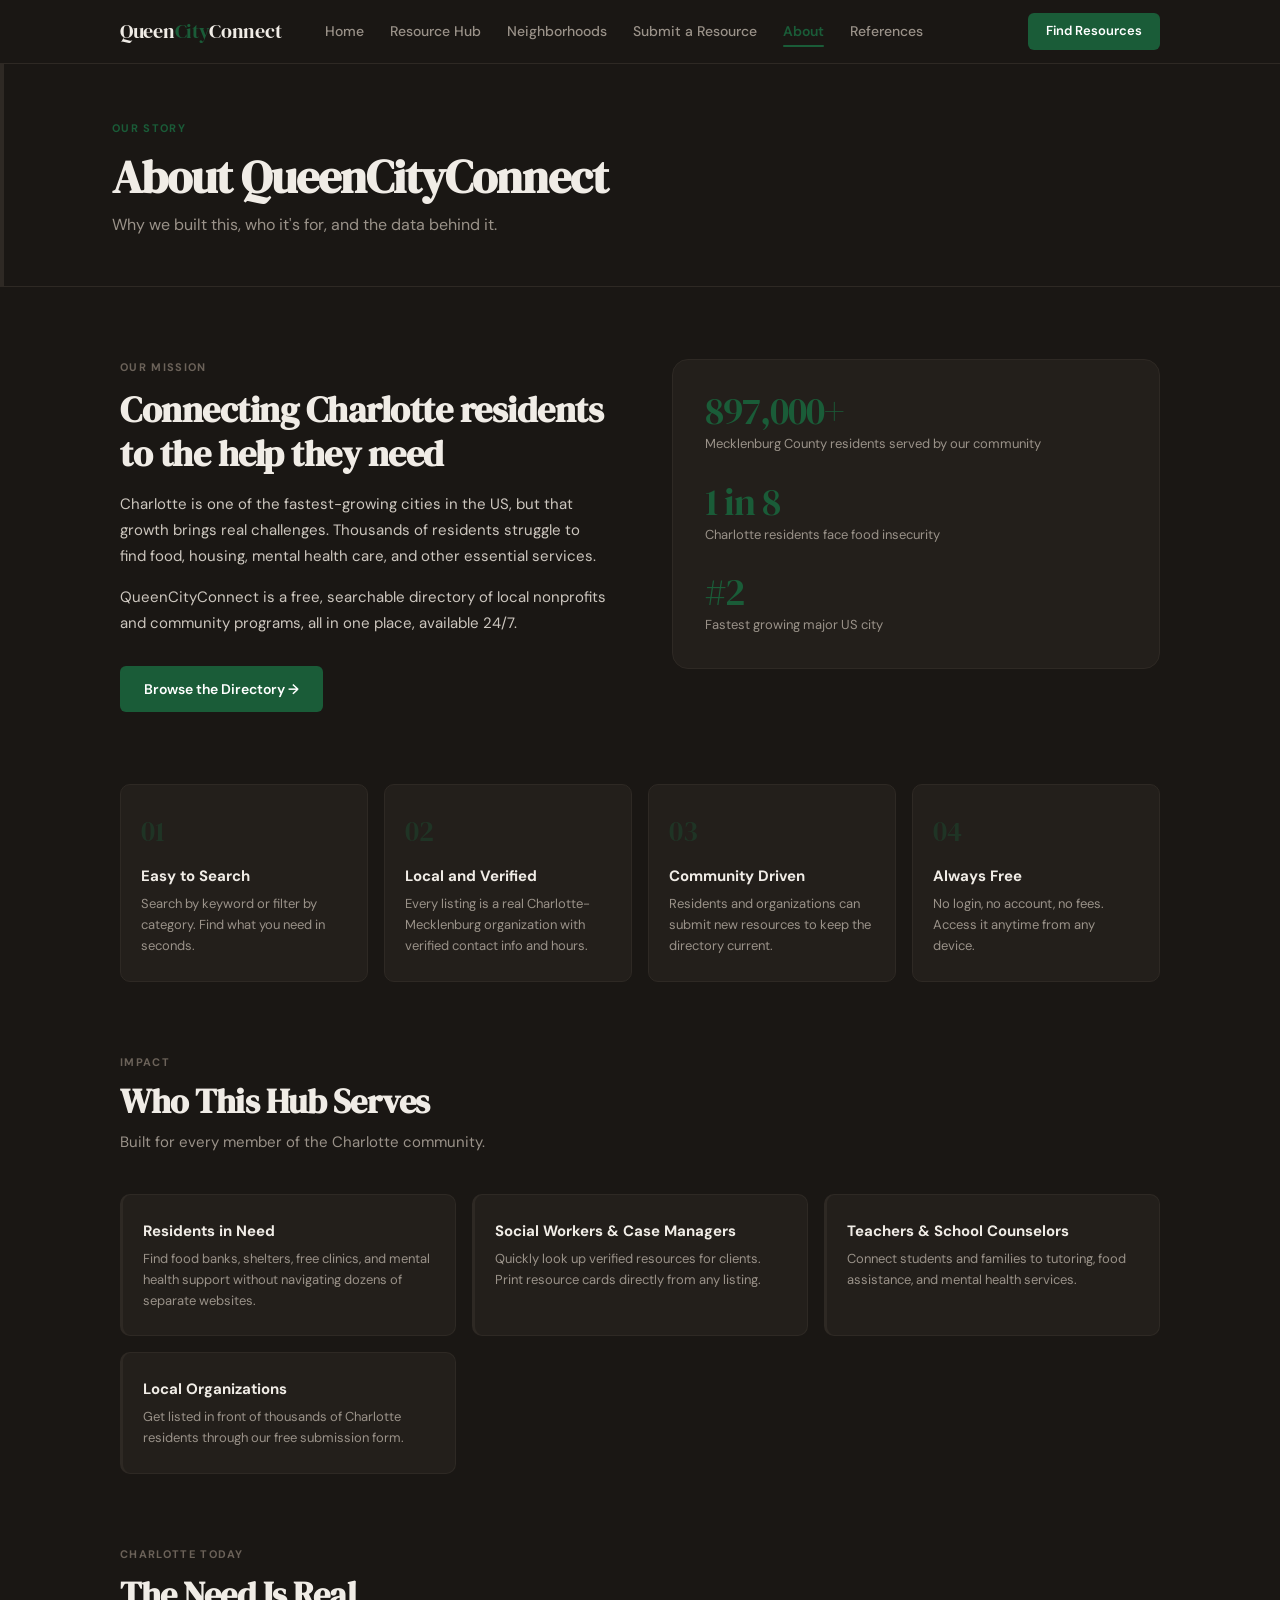
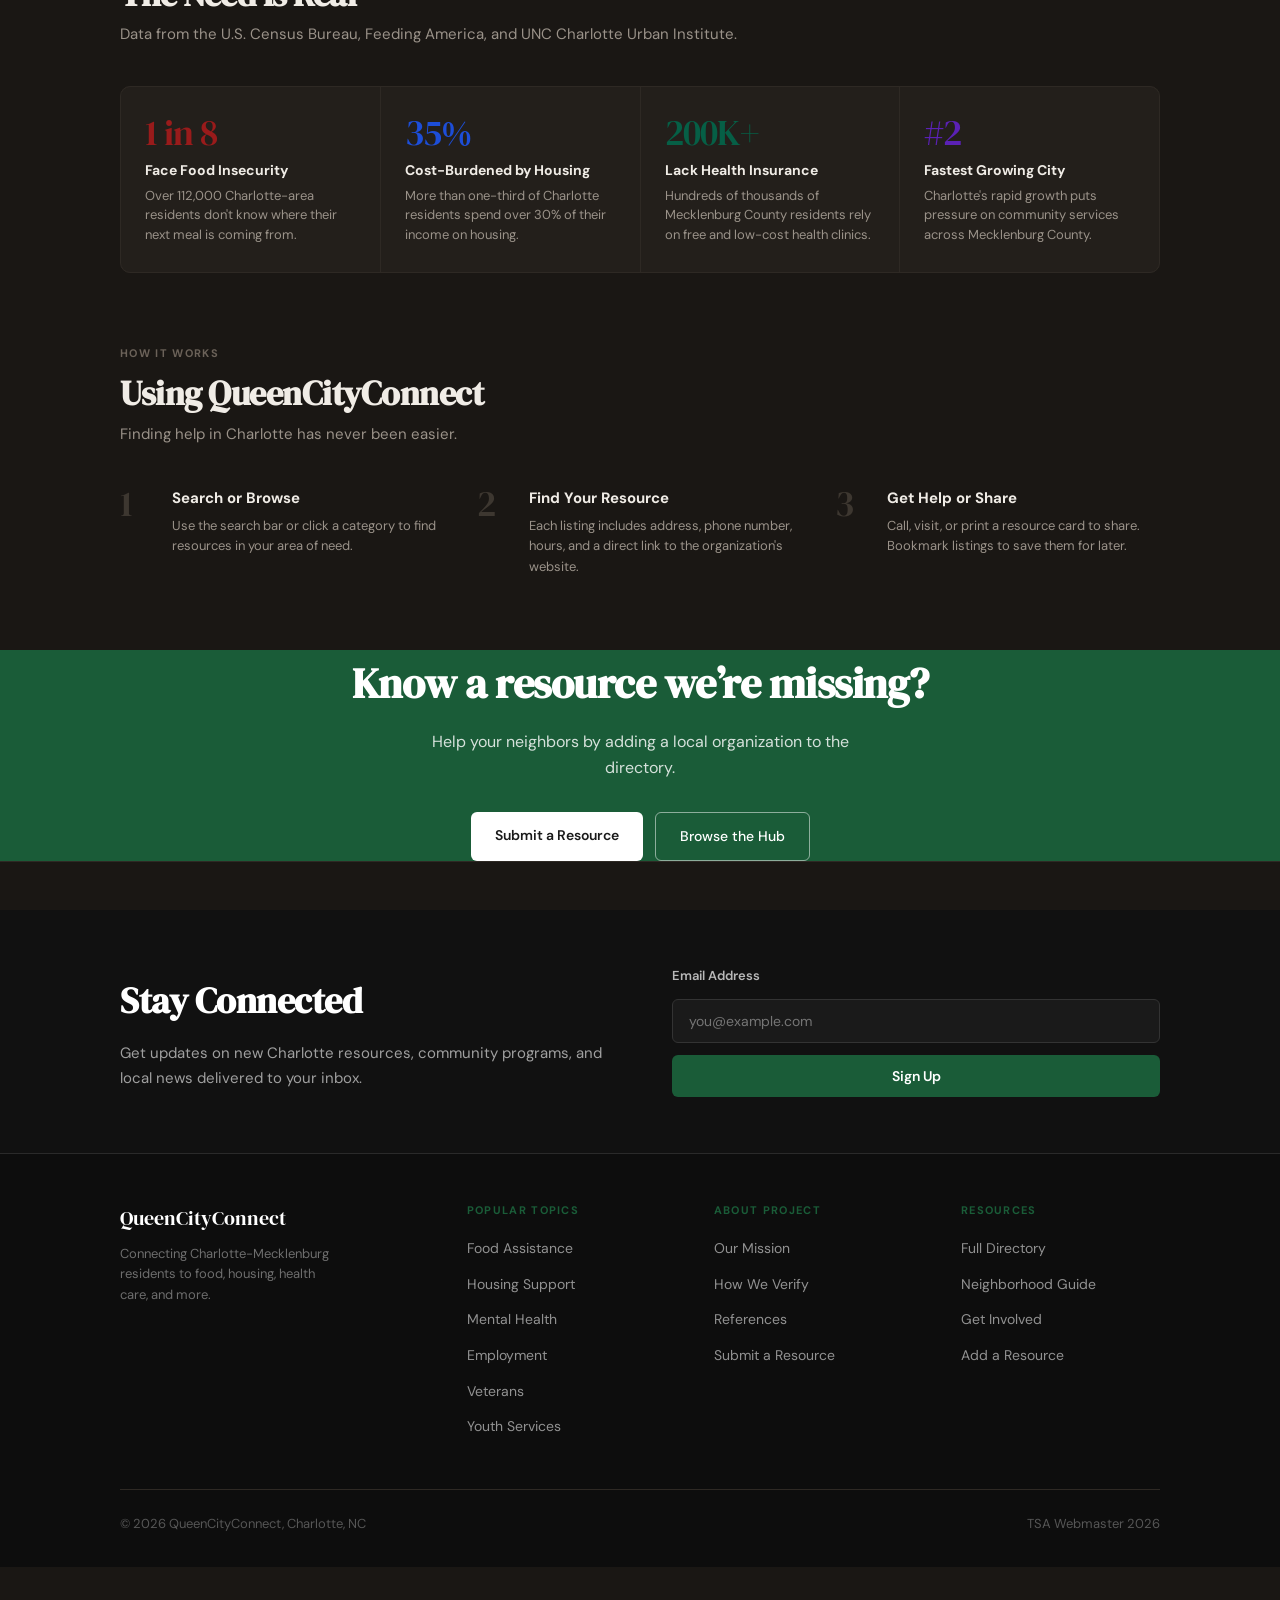
<file: my-town-hub-UPDATED/about.html>
<!DOCTYPE html>
<html lang="en">
<head>
  <meta charset="UTF-8"/>
  <link rel="icon" type="image/x-icon" href="favicon.ico"/>
  <meta name="description" content="Learn about QueenCityConnect — why we built it, who it serves, and the community data behind Charlotte's free resource directory."/>
  <meta name="viewport" content="width=device-width, initial-scale=1.0"/>
  <title>About | QueenCityConnect</title>
  <link rel="stylesheet" href="assets/css/style.css"/>
</head>
<body class="dark">

  <nav class="navbar">
    <div class="nav-inner">
      <a href="index.html" class="nav-logo">Queen<span>City</span>Connect</a>
      <ul class="nav-links" id="nav-links">
        <li><a href="index.html">Home</a></li>
        <li><a href="hub.html">Resource Hub</a></li>
        <li><a href="neighborhood.html">Neighborhoods</a></li>
        <li><a href="submit.html">Submit a Resource</a></li>
        <li><a href="about.html">About</a></li>
        <li><a href="references.html">References</a></li>
      </ul>
      <div class="nav-right">
        <a href="hub.html" class="nav-cta">Find Resources</a>
        <button class="nav-hamburger" onclick="document.getElementById('nav-links').classList.toggle('open')" aria-label="Menu">&#9776;</button>
      </div>
    </div>
  </nav>

  <section class="page-header about-header">
    <div class="container">
      <span class="page-header-eyebrow">Our Story</span>
      <h1>About QueenCityConnect</h1>
      <p>Why we built this, who it's for, and the data behind it.</p>
    </div>
  </section>

  <section class="about-section">
    <div class="container">

      <div class="about-grid">
        <div class="about-text">
          <span class="section-eyebrow">Our Mission</span>
          <h2>Connecting Charlotte residents to the help they need</h2>
          <p>Charlotte is one of the fastest-growing cities in the US, but that growth brings real challenges. Thousands of residents struggle to find food, housing, mental health care, and other essential services.</p>
          <p>QueenCityConnect is a free, searchable directory of local nonprofits and community programs, all in one place, available 24/7.</p>
          <a href="hub.html" class="btn-primary" style="margin-top:16px;display:inline-block">Browse the Directory &rarr;</a>
        </div>
        <div class="about-stats-card">
          <div class="about-stat">
            <span class="about-stat-num">897,000+</span>
            <span class="about-stat-label">Mecklenburg County residents served by our community</span>
          </div>
          <div class="about-stat">
            <span class="about-stat-num">1 in 8</span>
            <span class="about-stat-label">Charlotte residents face food insecurity</span>
          </div>
          <div class="about-stat">
            <span class="about-stat-num">#2</span>
            <span class="about-stat-label">Fastest growing major US city</span>
          </div>
        </div>
      </div>

      <div class="about-cards">
        <div class="about-card">
          <span class="about-card-num">01</span>
          <h3>Easy to Search</h3>
          <p>Search by keyword or filter by category. Find what you need in seconds.</p>
        </div>
        <div class="about-card">
          <span class="about-card-num">02</span>
          <h3>Local and Verified</h3>
          <p>Every listing is a real Charlotte-Mecklenburg organization with verified contact info and hours.</p>
        </div>
        <div class="about-card">
          <span class="about-card-num">03</span>
          <h3>Community Driven</h3>
          <p>Residents and organizations can submit new resources to keep the directory current.</p>
        </div>
        <div class="about-card">
          <span class="about-card-num">04</span>
          <h3>Always Free</h3>
          <p>No login, no account, no fees. Access it anytime from any device.</p>
        </div>
      </div>

      <div class="about-who">
        <div class="section-header">
          <span class="section-eyebrow">Impact</span>
          <h2 class="section-title">Who This Hub Serves</h2>
          <p class="section-sub">Built for every member of the Charlotte community.</p>
        </div>
        <div class="about-who-grid">
          <div class="about-who-card">
            <h3>Residents in Need</h3>
            <p>Find food banks, shelters, free clinics, and mental health support without navigating dozens of separate websites.</p>
          </div>
          <div class="about-who-card">
            <h3>Social Workers &amp; Case Managers</h3>
            <p>Quickly look up verified resources for clients. Print resource cards directly from any listing.</p>
          </div>
          <div class="about-who-card">
            <h3>Teachers &amp; School Counselors</h3>
            <p>Connect students and families to tutoring, food assistance, and mental health services.</p>
          </div>
          <div class="about-who-card">
            <h3>Local Organizations</h3>
            <p>Get listed in front of thousands of Charlotte residents through our free submission form.</p>
          </div>
        </div>
      </div>

      <div class="about-numbers">
        <div class="section-header">
          <span class="section-eyebrow">Charlotte Today</span>
          <h2 class="section-title">The Need Is Real</h2>
          <p class="section-sub">Data from the U.S. Census Bureau, Feeding America, and UNC Charlotte Urban Institute.</p>
        </div>
        <div class="numbers-grid">
          <div class="numbers-card">
            <span class="numbers-big" style="color:#991b1b">1 in 8</span>
            <strong>Face Food Insecurity</strong>
            <p>Over 112,000 Charlotte-area residents don't know where their next meal is coming from.</p>
          </div>
          <div class="numbers-card">
            <span class="numbers-big" style="color:#1d4ed8">35%</span>
            <strong>Cost-Burdened by Housing</strong>
            <p>More than one-third of Charlotte residents spend over 30% of their income on housing.</p>
          </div>
          <div class="numbers-card">
            <span class="numbers-big" style="color:#065f46">200K+</span>
            <strong>Lack Health Insurance</strong>
            <p>Hundreds of thousands of Mecklenburg County residents rely on free and low-cost health clinics.</p>
          </div>
          <div class="numbers-card">
            <span class="numbers-big" style="color:#5b21b6">#2</span>
            <strong>Fastest Growing City</strong>
            <p>Charlotte's rapid growth puts pressure on community services across Mecklenburg County.</p>
          </div>
        </div>
      </div>

      <div class="section-header" style="margin-top:72px">
        <span class="section-eyebrow">How It Works</span>
        <h2 class="section-title">Using QueenCityConnect</h2>
        <p class="section-sub">Finding help in Charlotte has never been easier.</p>
      </div>
      <div class="how-steps">
        <div class="how-step">
          <div class="how-step-num">1</div>
          <div class="how-step-text">
            <h3>Search or Browse</h3>
            <p>Use the search bar or click a category to find resources in your area of need.</p>
          </div>
        </div>
        <div class="how-step">
          <div class="how-step-num">2</div>
          <div class="how-step-text">
            <h3>Find Your Resource</h3>
            <p>Each listing includes address, phone number, hours, and a direct link to the organization's website.</p>
          </div>
        </div>
        <div class="how-step">
          <div class="how-step-num">3</div>
          <div class="how-step-text">
            <h3>Get Help or Share</h3>
            <p>Call, visit, or print a resource card to share. Bookmark listings to save them for later.</p>
          </div>
        </div>
      </div>

    </div>
  </section>

  <section class="cta-band">
    <div class="container">
      <h2>Know a resource we&rsquo;re missing?</h2>
      <p>Help your neighbors by adding a local organization to the directory.</p>
      <div class="cta-band-actions">
        <a href="submit.html" class="btn-white">Submit a Resource</a>
        <a href="hub.html" class="btn-outline-white">Browse the Hub</a>
      </div>
    </div>
  </section>

  <footer class="footer">
    <div class="footer-newsletter">
      <div class="container">
        <div class="footer-newsletter-inner">
          <div class="footer-newsletter-text">
            <h2>Stay Connected</h2>
            <p>Get updates on new Charlotte resources, community programs, and local news delivered to your inbox.</p>
          </div>
          <div class="footer-newsletter-form">
            <label>Email Address</label>
            <input type="email" placeholder="you@example.com"/>
            <button class="btn-primary" onclick="alert('Thank you for signing up!')">Sign Up</button>
          </div>
        </div>
      </div>
    </div>
    <div class="footer-main">
      <div class="container">
        <div class="footer-inner">
          <div class="footer-brand">
            <div class="footer-brand-name">QueenCityConnect</div>
            <p class="footer-brand-tagline">Connecting Charlotte-Mecklenburg residents to food, housing, health care, and more.</p>
          </div>
          <div class="footer-col">
            <h4>Popular Topics</h4>
            <ul>
              <li><a href="hub.html?category=Food">Food Assistance</a></li>
              <li><a href="hub.html?category=Housing">Housing Support</a></li>
              <li><a href="hub.html?category=Mental%20Health">Mental Health</a></li>
              <li><a href="hub.html?category=Employment">Employment</a></li>
              <li><a href="hub.html?category=Veterans">Veterans</a></li>
              <li><a href="hub.html?category=Youth">Youth Services</a></li>
            </ul>
          </div>
          <div class="footer-col">
            <h4>About Project</h4>
            <ul>
              <li><a href="about.html">Our Mission</a></li>
              <li><a href="about.html">How We Verify</a></li>
              <li><a href="references.html">References</a></li>
              <li><a href="submit.html">Submit a Resource</a></li>
            </ul>
          </div>
          <div class="footer-col">
            <h4>Resources</h4>
            <ul>
              <li><a href="hub.html">Full Directory</a></li>
              <li><a href="neighborhood.html">Neighborhood Guide</a></li>
              <li><a href="hub.html?category=General%20Support">Get Involved</a></li>
              <li><a href="submit.html">Add a Resource</a></li>
            </ul>
          </div>
        </div>
        <div class="footer-bottom">
          <span>&copy; 2026 QueenCityConnect, Charlotte, NC</span>
          <span>TSA Webmaster 2026</span>
        </div>
      </div>
    </div>
  </footer>

  <script src="assets/js/main.js"></script>
</body>
</html>
</file>
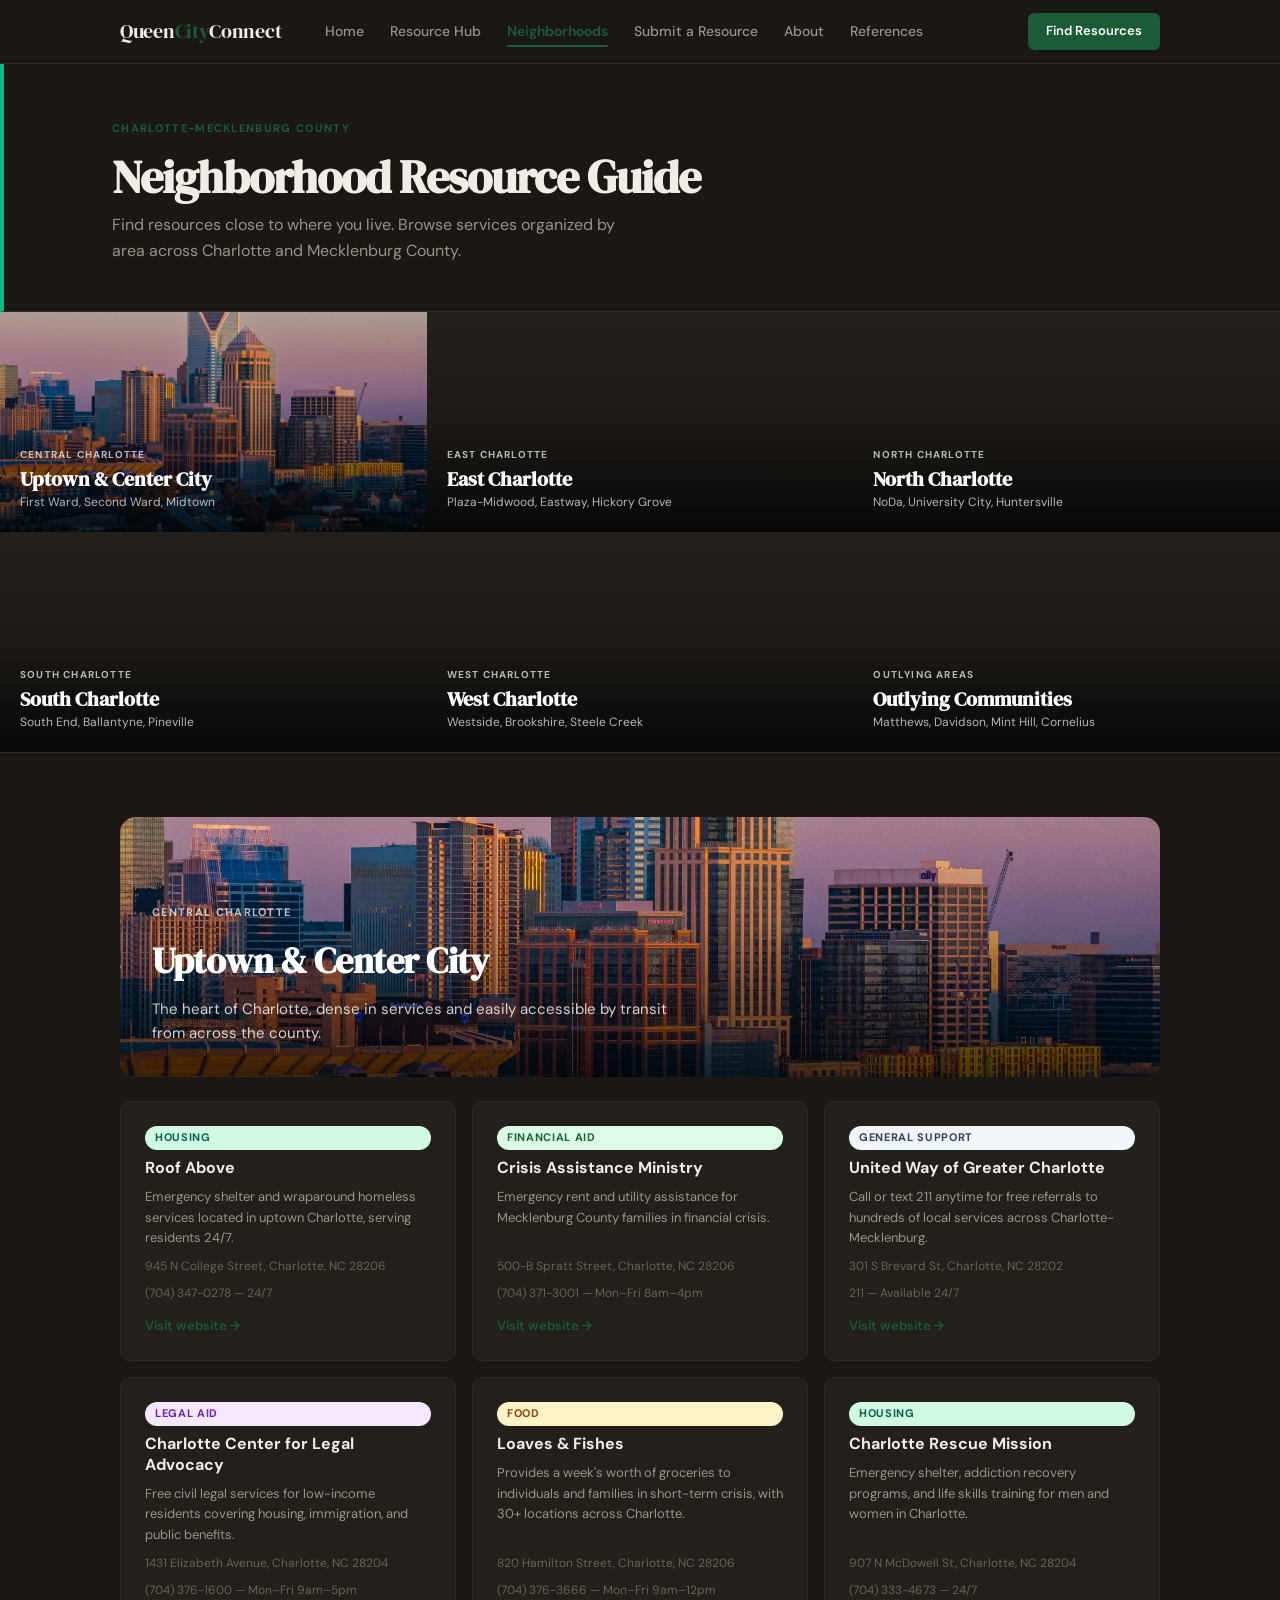
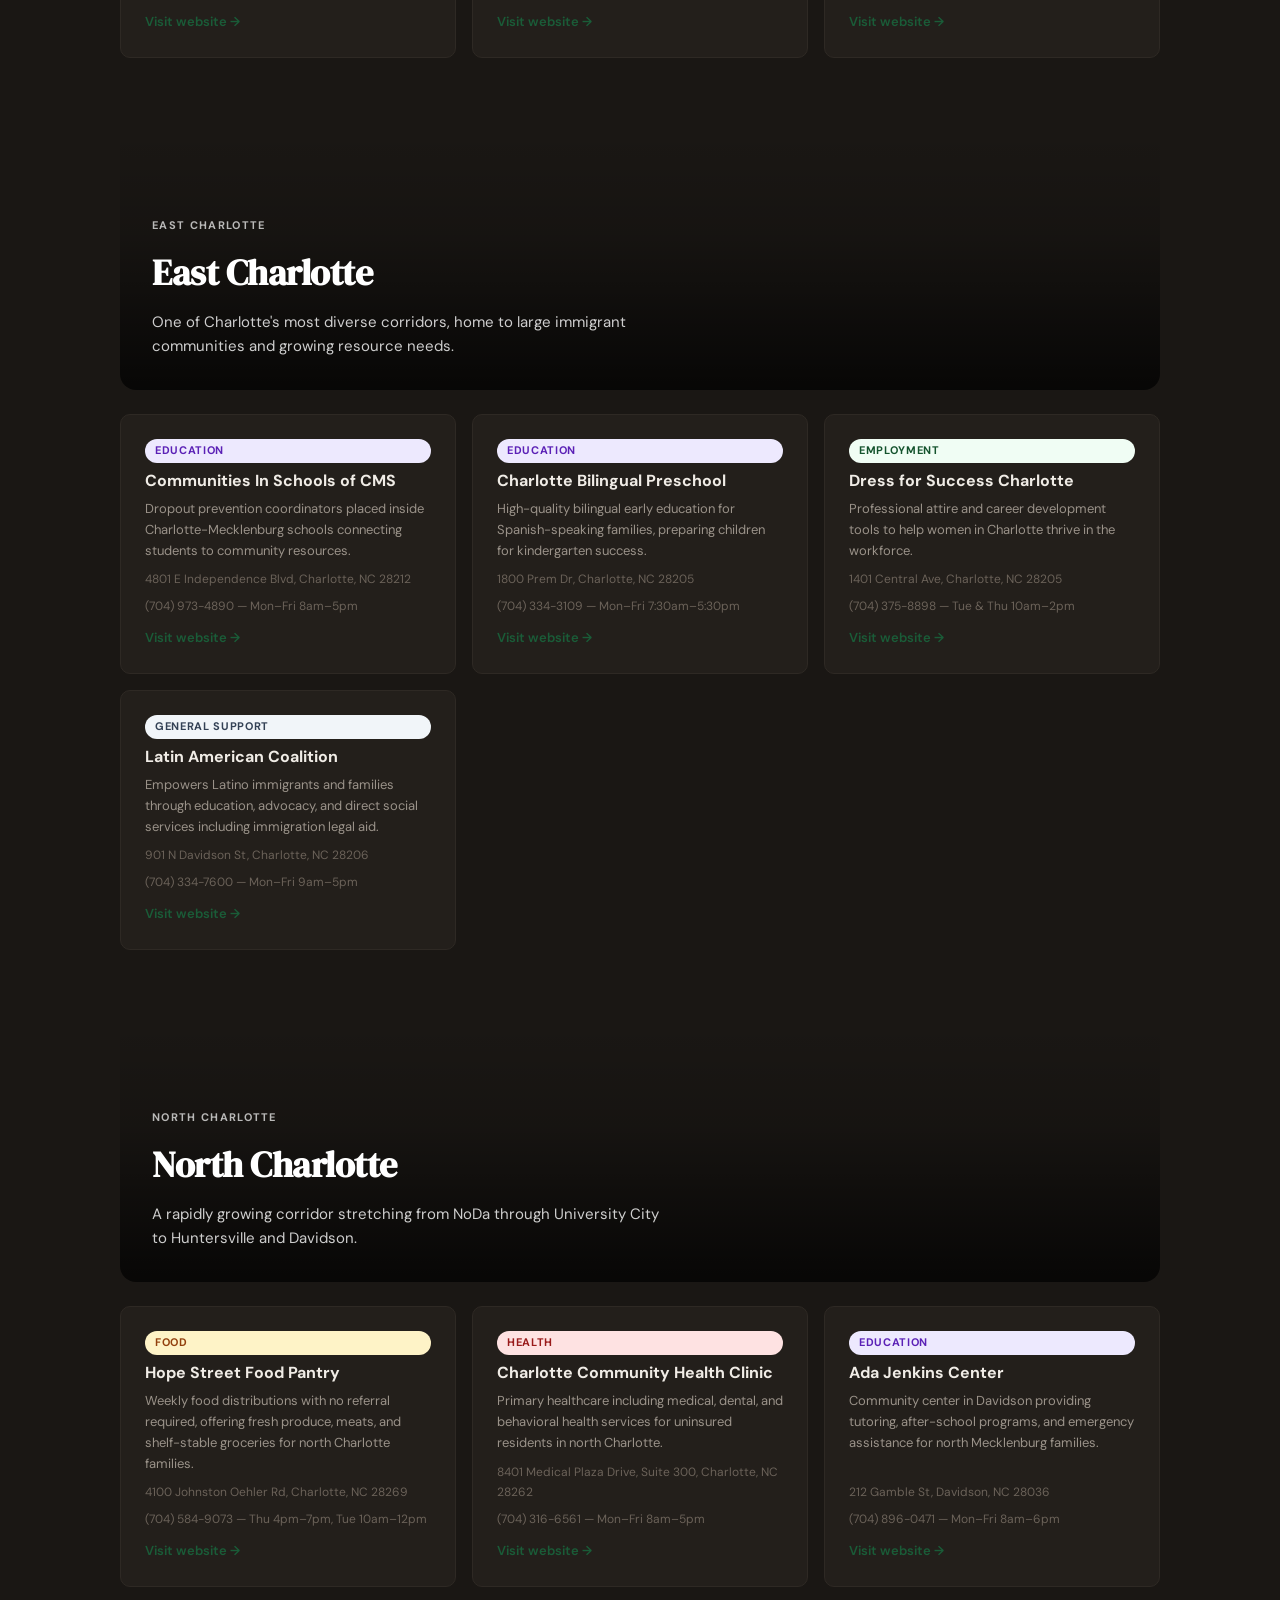
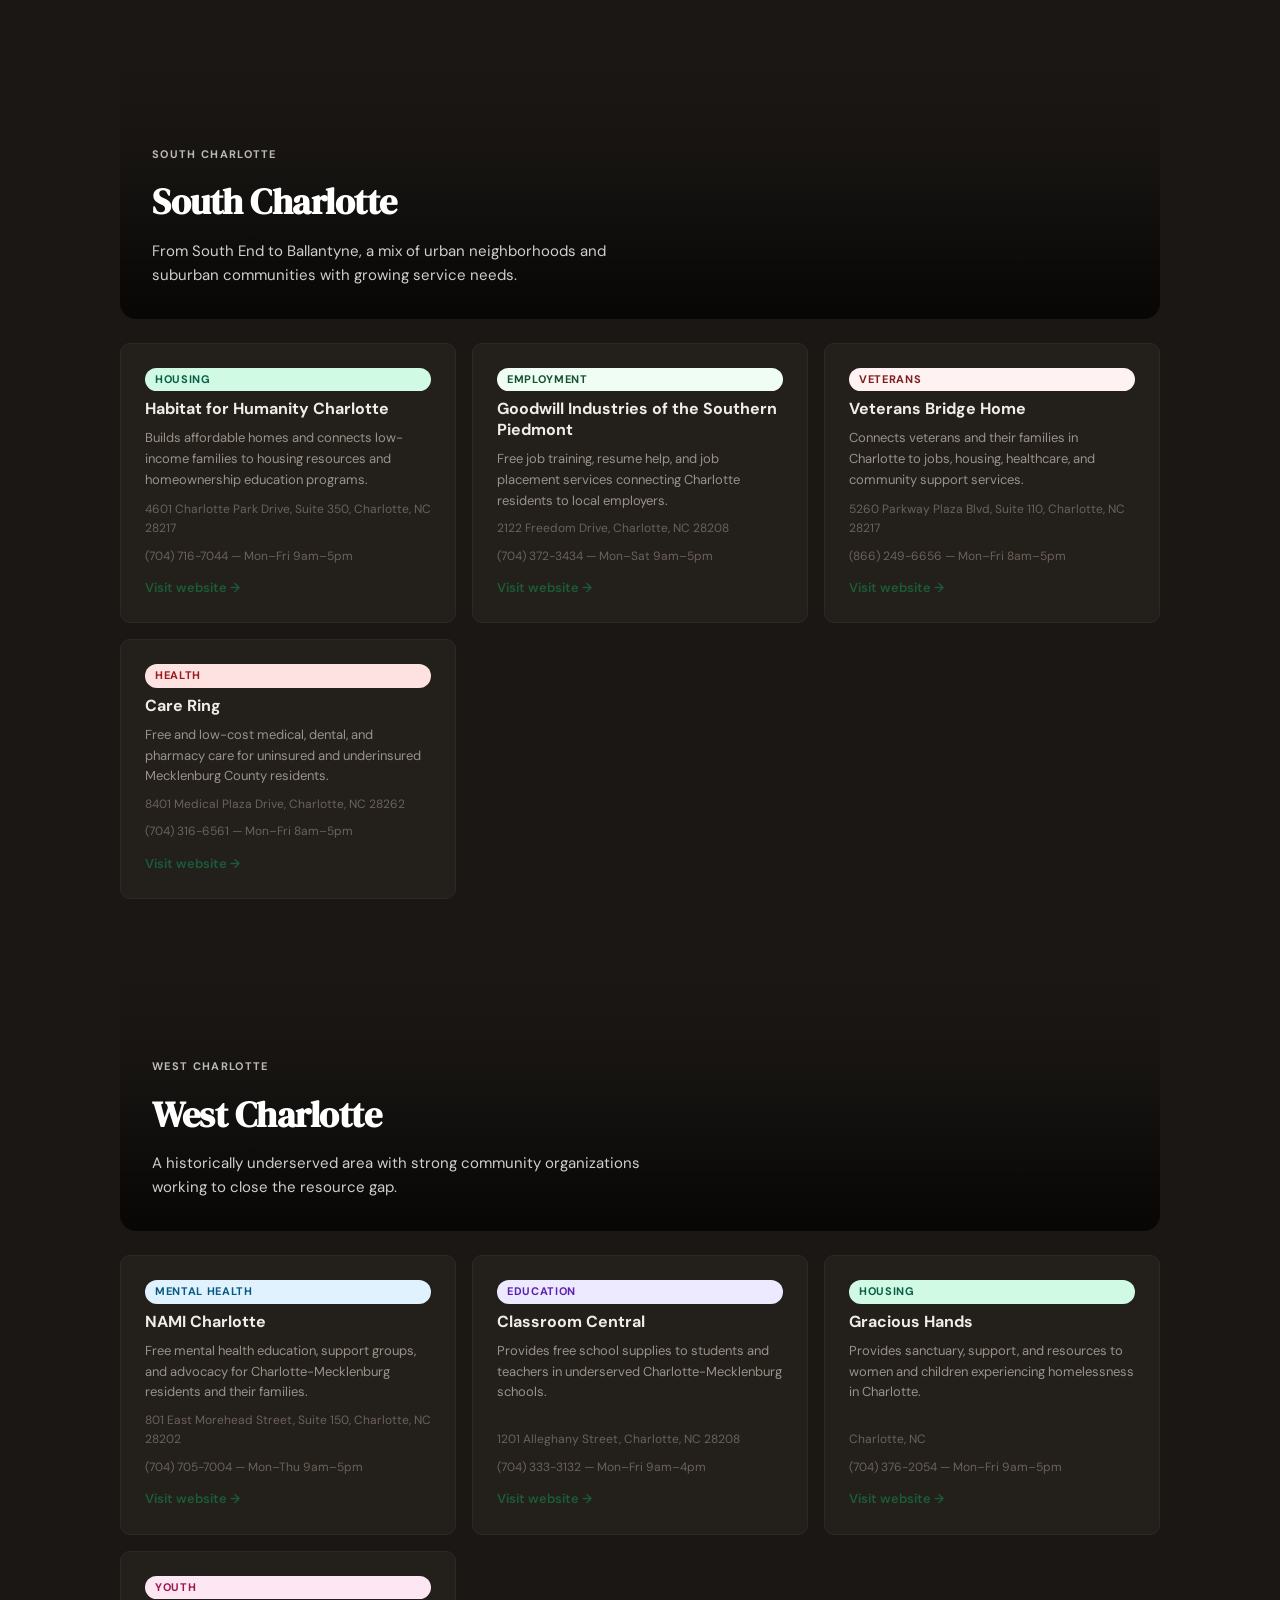
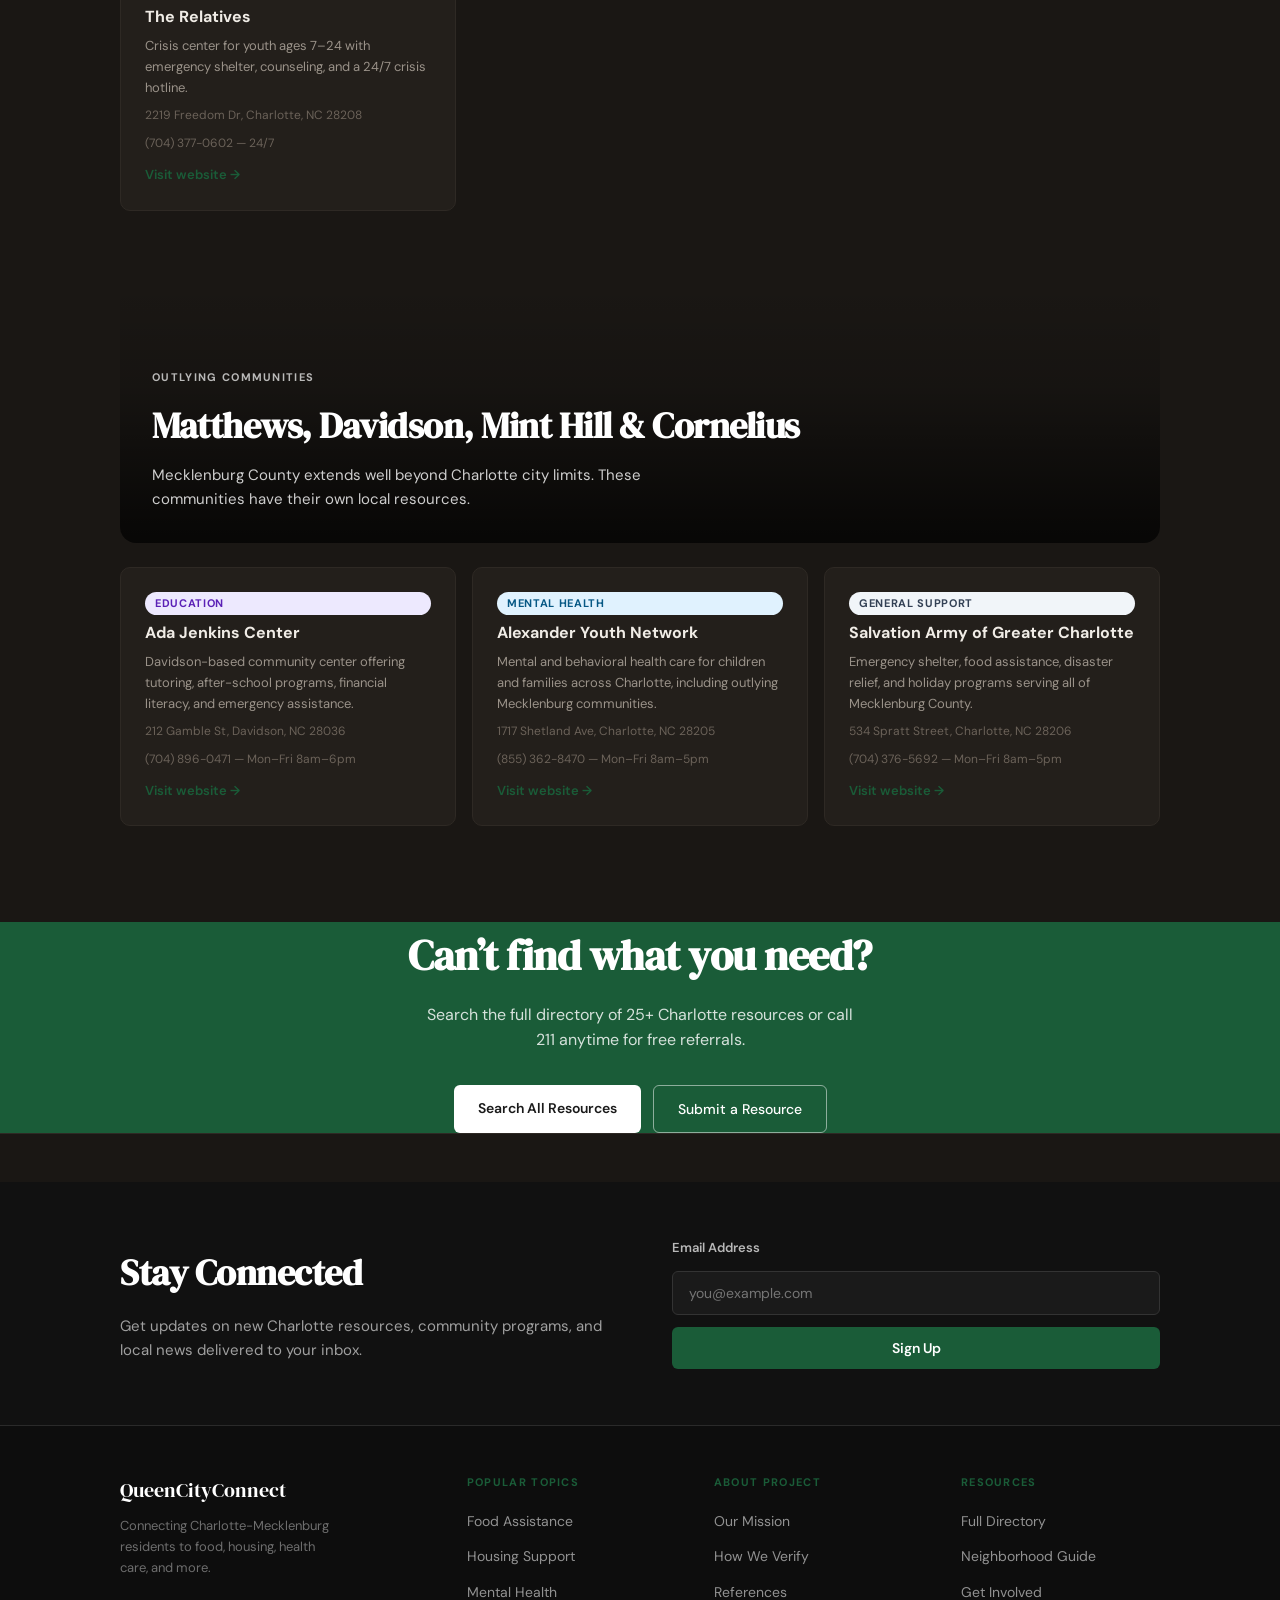
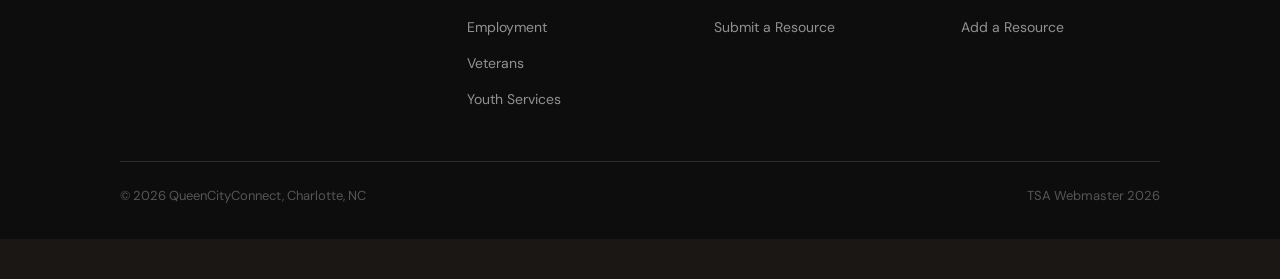
<file: my-town-hub-UPDATED/neighborhood.html>
<!DOCTYPE html>
<html lang="en">
<head>
  <meta charset="UTF-8"/>
  <link rel="icon" type="image/x-icon" href="favicon.ico"/>
  <meta name="description" content="Find community resources near you by neighborhood — Uptown, East, North, South, West Charlotte, and outlying Mecklenburg communities."/>
  <meta name="viewport" content="width=device-width, initial-scale=1.0"/>
  <title>Neighborhood Guide | QueenCityConnect</title>
  <link rel="stylesheet" href="assets/css/style.css"/>
</head>
<body class="dark">

  <nav class="navbar">
    <div class="nav-inner">
      <a href="index.html" class="nav-logo">Queen<span>City</span>Connect</a>
      <ul class="nav-links" id="nav-links">
        <li><a href="index.html">Home</a></li>
        <li><a href="hub.html">Resource Hub</a></li>
        <li><a href="neighborhood.html">Neighborhoods</a></li>
        <li><a href="submit.html">Submit a Resource</a></li>
        <li><a href="about.html">About</a></li>
        <li><a href="references.html">References</a></li>
      </ul>
      <div class="nav-right">
  <a href="hub.html" class="nav-cta">Find Resources</a>
  <button class="nav-hamburger" onclick="document.getElementById('nav-links').classList.toggle('open')" aria-label="Menu">&#9776;</button>
</div>
      </div>
    </div>
  </nav>

  <section class="page-header" style="border-left:4px solid #10b981;padding-left:calc(var(--gutter) + 20px)">
    <div class="container" style="padding-left:0">
      <span class="page-header-eyebrow">Charlotte-Mecklenburg County</span>
      <h1>Neighborhood Resource Guide</h1>
      <p>Find resources close to where you live. Browse services organized by area across Charlotte and Mecklenburg County.</p>
    </div>
  </section>

  <!-- NEIGHBORHOOD JUMP CARDS WITH PHOTOS -->
  <section style="padding:0;background:var(--white);border-bottom:1px solid var(--rule)">
    <div class="nbhd-hero-grid">

      <!-- Uptown: actual Charlotte skyline photo -->
      <a href="#uptown" class="nbhd-hero-card" style="background-image:url('assets/images/charlotte.jpg')">
        <div class="nbhd-hero-overlay"></div>
        <div class="nbhd-hero-content">
          <span class="nbhd-hero-eyebrow">Central Charlotte</span>
          <h3>Uptown &amp; Center City</h3>
          <p>First Ward, Second Ward, Midtown</p>
        </div>
      </a>

      <!-- East Charlotte: busy diverse street market -->
      <a href="#east" class="nbhd-hero-card" style="background-image:url('https://images.unsplash.com/photo-1555396273-367ea4eb4db5?w=800&q=80')">
        <div class="nbhd-hero-overlay"></div>
        <div class="nbhd-hero-content">
          <span class="nbhd-hero-eyebrow">East Charlotte</span>
          <h3>East Charlotte</h3>
          <p>Plaza-Midwood, Eastway, Hickory Grove</p>
        </div>
      </a>

      <!-- North Charlotte: suburban neighborhood street -->
      <a href="#north" class="nbhd-hero-card" style="background-image:url('https://images.unsplash.com/photo-1449844908441-8829872d2607?w=800&q=80')">
        <div class="nbhd-hero-overlay"></div>
        <div class="nbhd-hero-content">
          <span class="nbhd-hero-eyebrow">North Charlotte</span>
          <h3>North Charlotte</h3>
          <p>NoDa, University City, Huntersville</p>
        </div>
      </a>

      <!-- South Charlotte: nice suburban homes -->
      <a href="#south" class="nbhd-hero-card" style="background-image:url('https://images.unsplash.com/photo-1592595896551-12b371d546d5?w=800&q=80')">
        <div class="nbhd-hero-overlay"></div>
        <div class="nbhd-hero-content">
          <span class="nbhd-hero-eyebrow">South Charlotte</span>
          <h3>South Charlotte</h3>
          <p>South End, Ballantyne, Pineville</p>
        </div>
      </a>

      <!-- West Charlotte: community volunteers together -->
      <a href="#west" class="nbhd-hero-card" style="background-image:url('https://images.unsplash.com/photo-1593113598332-cd288d649433?w=800&q=80')">
        <div class="nbhd-hero-overlay"></div>
        <div class="nbhd-hero-content">
          <span class="nbhd-hero-eyebrow">West Charlotte</span>
          <h3>West Charlotte</h3>
          <p>Westside, Brookshire, Steele Creek</p>
        </div>
      </a>

      <!-- Outlying: small town main street -->
      <a href="#outlying" class="nbhd-hero-card" style="background-image:url('https://images.unsplash.com/photo-1506905925346-21bda4d32df4?w=800&q=80')">
        <div class="nbhd-hero-overlay"></div>
        <div class="nbhd-hero-content">
          <span class="nbhd-hero-eyebrow">Outlying Areas</span>
          <h3>Outlying Communities</h3>
          <p>Matthews, Davidson, Mint Hill, Cornelius</p>
        </div>
      </a>

    </div>
  </section>

  <section style="padding:64px 0 96px">
    <div class="container">

      <!-- UPTOWN -->
      <div id="uptown" class="neighborhood-block">
        <div class="nbhd-section-photo" style="background-image:url('assets/images/charlotte.jpg')">
          <div class="nbhd-section-photo-overlay"></div>
          <div class="nbhd-section-photo-text">
            <span class="section-eyebrow" style="color:rgba(255,255,255,0.7)">Central Charlotte</span>
            <h2 style="font-family:var(--font-serif);font-size:36px;color:white;letter-spacing:-0.5px;margin-bottom:8px">Uptown &amp; Center City</h2>
            <p style="color:rgba(255,255,255,0.8);font-size:15px;max-width:520px">The heart of Charlotte, dense in services and easily accessible by transit from across the county.</p>
          </div>
        </div>
        <div class="neighborhood-grid" style="margin-top:24px">
          <div class="neighborhood-card">
            <span class="card-category Housing">Housing</span>
            <h3>Roof Above</h3>
            <p>Emergency shelter and wraparound homeless services located in uptown Charlotte, serving residents 24/7.</p>
            <div class="neighborhood-detail">945 N College Street, Charlotte, NC 28206</div>
            <div class="neighborhood-detail">(704) 347-0278 &mdash; 24/7</div>
            <a href="https://roofabove.org" target="_blank" class="neighborhood-link">Visit website &rarr;</a>
          </div>
          <div class="neighborhood-card">
            <span class="card-category Financial-Aid">Financial Aid</span>
            <h3>Crisis Assistance Ministry</h3>
            <p>Emergency rent and utility assistance for Mecklenburg County families in financial crisis.</p>
            <div class="neighborhood-detail">500-B Spratt Street, Charlotte, NC 28206</div>
            <div class="neighborhood-detail">(704) 371-3001 &mdash; Mon&ndash;Fri 8am&ndash;4pm</div>
            <a href="https://crisisassistance.org" target="_blank" class="neighborhood-link">Visit website &rarr;</a>
          </div>
          <div class="neighborhood-card">
            <span class="card-category General-Support">General Support</span>
            <h3>United Way of Greater Charlotte</h3>
            <p>Call or text 211 anytime for free referrals to hundreds of local services across Charlotte-Mecklenburg.</p>
            <div class="neighborhood-detail">301 S Brevard St, Charlotte, NC 28202</div>
            <div class="neighborhood-detail">211 &mdash; Available 24/7</div>
            <a href="https://unitedwaygreaterclt.org" target="_blank" class="neighborhood-link">Visit website &rarr;</a>
          </div>
          <div class="neighborhood-card">
            <span class="card-category Legal-Aid">Legal Aid</span>
            <h3>Charlotte Center for Legal Advocacy</h3>
            <p>Free civil legal services for low-income residents covering housing, immigration, and public benefits.</p>
            <div class="neighborhood-detail">1431 Elizabeth Avenue, Charlotte, NC 28204</div>
            <div class="neighborhood-detail">(704) 376-1600 &mdash; Mon&ndash;Fri 9am&ndash;5pm</div>
            <a href="https://charlottelegaladvocacy.org" target="_blank" class="neighborhood-link">Visit website &rarr;</a>
          </div>
          <div class="neighborhood-card">
            <span class="card-category Food">Food</span>
            <h3>Loaves &amp; Fishes</h3>
            <p>Provides a week's worth of groceries to individuals and families in short-term crisis, with 30+ locations across Charlotte.</p>
            <div class="neighborhood-detail">820 Hamilton Street, Charlotte, NC 28206</div>
            <div class="neighborhood-detail">(704) 376-3666 &mdash; Mon&ndash;Fri 9am&ndash;12pm</div>
            <a href="https://loavesandfishesnc.org" target="_blank" class="neighborhood-link">Visit website &rarr;</a>
          </div>
          <div class="neighborhood-card">
            <span class="card-category Housing">Housing</span>
            <h3>Charlotte Rescue Mission</h3>
            <p>Emergency shelter, addiction recovery programs, and life skills training for men and women in Charlotte.</p>
            <div class="neighborhood-detail">907 N McDowell St, Charlotte, NC 28204</div>
            <div class="neighborhood-detail">(704) 333-4673 &mdash; 24/7</div>
            <a href="https://charlotterescuemission.org" target="_blank" class="neighborhood-link">Visit website &rarr;</a>
          </div>
        </div>
      </div>

      <!-- EAST -->
      <div id="east" class="neighborhood-block">
        <div class="nbhd-section-photo" style="background-image:url('https://images.unsplash.com/photo-1555396273-367ea4eb4db5?w=1200&q=80')">
          <div class="nbhd-section-photo-overlay"></div>
          <div class="nbhd-section-photo-text">
            <span class="section-eyebrow" style="color:rgba(255,255,255,0.7)">East Charlotte</span>
            <h2 style="font-family:var(--font-serif);font-size:36px;color:white;letter-spacing:-0.5px;margin-bottom:8px">East Charlotte</h2>
            <p style="color:rgba(255,255,255,0.8);font-size:15px;max-width:520px">One of Charlotte's most diverse corridors, home to large immigrant communities and growing resource needs.</p>
          </div>
        </div>
        <div class="neighborhood-grid" style="margin-top:24px">
          <div class="neighborhood-card">
            <span class="card-category Education">Education</span>
            <h3>Communities In Schools of CMS</h3>
            <p>Dropout prevention coordinators placed inside Charlotte-Mecklenburg schools connecting students to community resources.</p>
            <div class="neighborhood-detail">4801 E Independence Blvd, Charlotte, NC 28212</div>
            <div class="neighborhood-detail">(704) 973-4890 &mdash; Mon&ndash;Fri 8am&ndash;5pm</div>
            <a href="https://cischarlotte.org" target="_blank" class="neighborhood-link">Visit website &rarr;</a>
          </div>
          <div class="neighborhood-card">
            <span class="card-category Education">Education</span>
            <h3>Charlotte Bilingual Preschool</h3>
            <p>High-quality bilingual early education for Spanish-speaking families, preparing children for kindergarten success.</p>
            <div class="neighborhood-detail">1800 Prem Dr, Charlotte, NC 28205</div>
            <div class="neighborhood-detail">(704) 334-3109 &mdash; Mon&ndash;Fri 7:30am&ndash;5:30pm</div>
            <a href="https://charlottebilingualpreschool.org" target="_blank" class="neighborhood-link">Visit website &rarr;</a>
          </div>
          <div class="neighborhood-card">
            <span class="card-category Employment">Employment</span>
            <h3>Dress for Success Charlotte</h3>
            <p>Professional attire and career development tools to help women in Charlotte thrive in the workforce.</p>
            <div class="neighborhood-detail">1401 Central Ave, Charlotte, NC 28205</div>
            <div class="neighborhood-detail">(704) 375-8898 &mdash; Tue &amp; Thu 10am&ndash;2pm</div>
            <a href="https://charlotte.dressforsuccess.org" target="_blank" class="neighborhood-link">Visit website &rarr;</a>
          </div>
          <div class="neighborhood-card">
            <span class="card-category General-Support">General Support</span>
            <h3>Latin American Coalition</h3>
            <p>Empowers Latino immigrants and families through education, advocacy, and direct social services including immigration legal aid.</p>
            <div class="neighborhood-detail">901 N Davidson St, Charlotte, NC 28206</div>
            <div class="neighborhood-detail">(704) 334-7600 &mdash; Mon&ndash;Fri 9am&ndash;5pm</div>
            <a href="https://latinamericancoalition.org" target="_blank" class="neighborhood-link">Visit website &rarr;</a>
          </div>
        </div>
      </div>

      <!-- NORTH -->
      <div id="north" class="neighborhood-block">
        <div class="nbhd-section-photo" style="background-image:url('https://images.unsplash.com/photo-1449844908441-8829872d2607?w=1200&q=80')">
          <div class="nbhd-section-photo-overlay"></div>
          <div class="nbhd-section-photo-text">
            <span class="section-eyebrow" style="color:rgba(255,255,255,0.7)">North Charlotte</span>
            <h2 style="font-family:var(--font-serif);font-size:36px;color:white;letter-spacing:-0.5px;margin-bottom:8px">North Charlotte</h2>
            <p style="color:rgba(255,255,255,0.8);font-size:15px;max-width:520px">A rapidly growing corridor stretching from NoDa through University City to Huntersville and Davidson.</p>
          </div>
        </div>
        <div class="neighborhood-grid" style="margin-top:24px">
          <div class="neighborhood-card">
            <span class="card-category Food">Food</span>
            <h3>Hope Street Food Pantry</h3>
            <p>Weekly food distributions with no referral required, offering fresh produce, meats, and shelf-stable groceries for north Charlotte families.</p>
            <div class="neighborhood-detail">4100 Johnston Oehler Rd, Charlotte, NC 28269</div>
            <div class="neighborhood-detail">(704) 584-9073 &mdash; Thu 4pm&ndash;7pm, Tue 10am&ndash;12pm</div>
            <a href="https://hopestreetfoodpantry.com" target="_blank" class="neighborhood-link">Visit website &rarr;</a>
          </div>
          <div class="neighborhood-card">
            <span class="card-category Health">Health</span>
            <h3>Charlotte Community Health Clinic</h3>
            <p>Primary healthcare including medical, dental, and behavioral health services for uninsured residents in north Charlotte.</p>
            <div class="neighborhood-detail">8401 Medical Plaza Drive, Suite 300, Charlotte, NC 28262</div>
            <div class="neighborhood-detail">(704) 316-6561 &mdash; Mon&ndash;Fri 8am&ndash;5pm</div>
            <a href="https://charlottecommunityhealth.org" target="_blank" class="neighborhood-link">Visit website &rarr;</a>
          </div>
          <div class="neighborhood-card">
            <span class="card-category Education">Education</span>
            <h3>Ada Jenkins Center</h3>
            <p>Community center in Davidson providing tutoring, after-school programs, and emergency assistance for north Mecklenburg families.</p>
            <div class="neighborhood-detail">212 Gamble St, Davidson, NC 28036</div>
            <div class="neighborhood-detail">(704) 896-0471 &mdash; Mon&ndash;Fri 8am&ndash;6pm</div>
            <a href="https://adajenkins.org" target="_blank" class="neighborhood-link">Visit website &rarr;</a>
          </div>
        </div>
      </div>

      <!-- SOUTH -->
      <div id="south" class="neighborhood-block">
        <div class="nbhd-section-photo" style="background-image:url('https://images.unsplash.com/photo-1592595896551-12b371d546d5?w=1200&q=80')">
          <div class="nbhd-section-photo-overlay"></div>
          <div class="nbhd-section-photo-text">
            <span class="section-eyebrow" style="color:rgba(255,255,255,0.7)">South Charlotte</span>
            <h2 style="font-family:var(--font-serif);font-size:36px;color:white;letter-spacing:-0.5px;margin-bottom:8px">South Charlotte</h2>
            <p style="color:rgba(255,255,255,0.8);font-size:15px;max-width:520px">From South End to Ballantyne, a mix of urban neighborhoods and suburban communities with growing service needs.</p>
          </div>
        </div>
        <div class="neighborhood-grid" style="margin-top:24px">
          <div class="neighborhood-card">
            <span class="card-category Housing">Housing</span>
            <h3>Habitat for Humanity Charlotte</h3>
            <p>Builds affordable homes and connects low-income families to housing resources and homeownership education programs.</p>
            <div class="neighborhood-detail">4601 Charlotte Park Drive, Suite 350, Charlotte, NC 28217</div>
            <div class="neighborhood-detail">(704) 716-7044 &mdash; Mon&ndash;Fri 9am&ndash;5pm</div>
            <a href="https://habitatcharlotte.org" target="_blank" class="neighborhood-link">Visit website &rarr;</a>
          </div>
          <div class="neighborhood-card">
            <span class="card-category Employment">Employment</span>
            <h3>Goodwill Industries of the Southern Piedmont</h3>
            <p>Free job training, resume help, and job placement services connecting Charlotte residents to local employers.</p>
            <div class="neighborhood-detail">2122 Freedom Drive, Charlotte, NC 28208</div>
            <div class="neighborhood-detail">(704) 372-3434 &mdash; Mon&ndash;Sat 9am&ndash;5pm</div>
            <a href="https://goodwillsp.org" target="_blank" class="neighborhood-link">Visit website &rarr;</a>
          </div>
          <div class="neighborhood-card">
            <span class="card-category Veterans">Veterans</span>
            <h3>Veterans Bridge Home</h3>
            <p>Connects veterans and their families in Charlotte to jobs, housing, healthcare, and community support services.</p>
            <div class="neighborhood-detail">5260 Parkway Plaza Blvd, Suite 110, Charlotte, NC 28217</div>
            <div class="neighborhood-detail">(866) 249-6656 &mdash; Mon&ndash;Fri 8am&ndash;5pm</div>
            <a href="https://veteransbridgehome.org" target="_blank" class="neighborhood-link">Visit website &rarr;</a>
          </div>
          <div class="neighborhood-card">
            <span class="card-category Health">Health</span>
            <h3>Care Ring</h3>
            <p>Free and low-cost medical, dental, and pharmacy care for uninsured and underinsured Mecklenburg County residents.</p>
            <div class="neighborhood-detail">8401 Medical Plaza Drive, Charlotte, NC 28262</div>
            <div class="neighborhood-detail">(704) 316-6561 &mdash; Mon&ndash;Fri 8am&ndash;5pm</div>
            <a href="https://careringnc.org" target="_blank" class="neighborhood-link">Visit website &rarr;</a>
          </div>
        </div>
      </div>

      <!-- WEST -->
      <div id="west" class="neighborhood-block">
        <div class="nbhd-section-photo" style="background-image:url('https://images.unsplash.com/photo-1593113598332-cd288d649433?w=1200&q=80')">
          <div class="nbhd-section-photo-overlay"></div>
          <div class="nbhd-section-photo-text">
            <span class="section-eyebrow" style="color:rgba(255,255,255,0.7)">West Charlotte</span>
            <h2 style="font-family:var(--font-serif);font-size:36px;color:white;letter-spacing:-0.5px;margin-bottom:8px">West Charlotte</h2>
            <p style="color:rgba(255,255,255,0.8);font-size:15px;max-width:520px">A historically underserved area with strong community organizations working to close the resource gap.</p>
          </div>
        </div>
        <div class="neighborhood-grid" style="margin-top:24px">
          <div class="neighborhood-card">
            <span class="card-category Mental-Health">Mental Health</span>
            <h3>NAMI Charlotte</h3>
            <p>Free mental health education, support groups, and advocacy for Charlotte-Mecklenburg residents and their families.</p>
            <div class="neighborhood-detail">801 East Morehead Street, Suite 150, Charlotte, NC 28202</div>
            <div class="neighborhood-detail">(704) 705-7004 &mdash; Mon&ndash;Thu 9am&ndash;5pm</div>
            <a href="https://namicharlotte.org" target="_blank" class="neighborhood-link">Visit website &rarr;</a>
          </div>
          <div class="neighborhood-card">
            <span class="card-category Education">Education</span>
            <h3>Classroom Central</h3>
            <p>Provides free school supplies to students and teachers in underserved Charlotte-Mecklenburg schools.</p>
            <div class="neighborhood-detail">1201 Alleghany Street, Charlotte, NC 28208</div>
            <div class="neighborhood-detail">(704) 333-3132 &mdash; Mon&ndash;Fri 9am&ndash;4pm</div>
            <a href="https://classroomcentral.org" target="_blank" class="neighborhood-link">Visit website &rarr;</a>
          </div>
          <div class="neighborhood-card">
            <span class="card-category Housing">Housing</span>
            <h3>Gracious Hands</h3>
            <p>Provides sanctuary, support, and resources to women and children experiencing homelessness in Charlotte.</p>
            <div class="neighborhood-detail">Charlotte, NC</div>
            <div class="neighborhood-detail">(704) 376-2054 &mdash; Mon&ndash;Fri 9am&ndash;5pm</div>
            <a href="https://gracioushands.org" target="_blank" class="neighborhood-link">Visit website &rarr;</a>
          </div>
          <div class="neighborhood-card">
            <span class="card-category Youth">Youth</span>
            <h3>The Relatives</h3>
            <p>Crisis center for youth ages 7&ndash;24 with emergency shelter, counseling, and a 24/7 crisis hotline.</p>
            <div class="neighborhood-detail">2219 Freedom Dr, Charlotte, NC 28208</div>
            <div class="neighborhood-detail">(704) 377-0602 &mdash; 24/7</div>
            <a href="https://therelatives.org" target="_blank" class="neighborhood-link">Visit website &rarr;</a>
          </div>
        </div>
      </div>

      <!-- OUTLYING -->
      <div id="outlying" class="neighborhood-block" style="margin-bottom:0">
        <div class="nbhd-section-photo" style="background-image:url('https://images.unsplash.com/photo-1506905925346-21bda4d32df4?w=1200&q=80')">
          <div class="nbhd-section-photo-overlay"></div>
          <div class="nbhd-section-photo-text">
            <span class="section-eyebrow" style="color:rgba(255,255,255,0.7)">Outlying Communities</span>
            <h2 style="font-family:var(--font-serif);font-size:36px;color:white;letter-spacing:-0.5px;margin-bottom:8px">Matthews, Davidson, Mint Hill &amp; Cornelius</h2>
            <p style="color:rgba(255,255,255,0.8);font-size:15px;max-width:520px">Mecklenburg County extends well beyond Charlotte city limits. These communities have their own local resources.</p>
          </div>
        </div>
        <div class="neighborhood-grid" style="margin-top:24px">
          <div class="neighborhood-card">
            <span class="card-category Education">Education</span>
            <h3>Ada Jenkins Center</h3>
            <p>Davidson-based community center offering tutoring, after-school programs, financial literacy, and emergency assistance.</p>
            <div class="neighborhood-detail">212 Gamble St, Davidson, NC 28036</div>
            <div class="neighborhood-detail">(704) 896-0471 &mdash; Mon&ndash;Fri 8am&ndash;6pm</div>
            <a href="https://adajenkins.org" target="_blank" class="neighborhood-link">Visit website &rarr;</a>
          </div>
          <div class="neighborhood-card">
            <span class="card-category Mental-Health">Mental Health</span>
            <h3>Alexander Youth Network</h3>
            <p>Mental and behavioral health care for children and families across Charlotte, including outlying Mecklenburg communities.</p>
            <div class="neighborhood-detail">1717 Shetland Ave, Charlotte, NC 28205</div>
            <div class="neighborhood-detail">(855) 362-8470 &mdash; Mon&ndash;Fri 8am&ndash;5pm</div>
            <a href="https://alexanderyouthnetwork.org" target="_blank" class="neighborhood-link">Visit website &rarr;</a>
          </div>
          <div class="neighborhood-card">
            <span class="card-category General-Support">General Support</span>
            <h3>Salvation Army of Greater Charlotte</h3>
            <p>Emergency shelter, food assistance, disaster relief, and holiday programs serving all of Mecklenburg County.</p>
            <div class="neighborhood-detail">534 Spratt Street, Charlotte, NC 28206</div>
            <div class="neighborhood-detail">(704) 376-5692 &mdash; Mon&ndash;Fri 8am&ndash;5pm</div>
            <a href="https://salvationarmycarolinas.org/charlotte" target="_blank" class="neighborhood-link">Visit website &rarr;</a>
          </div>
        </div>
      </div>

    </div>
  </section>

  <section class="cta-band">
    <div class="container">
      <h2>Can&rsquo;t find what you need?</h2>
      <p>Search the full directory of 25+ Charlotte resources or call 211 anytime for free referrals.</p>
      <div class="cta-band-actions">
        <a href="hub.html" class="btn-white">Search All Resources</a>
        <a href="submit.html" class="btn-outline-white">Submit a Resource</a>
      </div>
    </div>
  </section>

 <footer class="footer">
  <div class="footer-newsletter">
    <div class="container">
      <div class="footer-newsletter-inner">
        <div class="footer-newsletter-text">
          <h2>Stay Connected</h2>
          <p>Get updates on new Charlotte resources, community programs, and local news delivered to your inbox.</p>
        </div>
        <div class="footer-newsletter-form">
          <label>Email Address</label>
          <input type="email" placeholder="you@example.com"/>
          <button class="btn-primary" onclick="alert('Thank you for signing up!')">Sign Up</button>
        </div>
      </div>
    </div>
  </div>
  <div class="footer-main">
    <div class="container">
      <div class="footer-inner">
        <div class="footer-brand">
          <div class="footer-brand-name">QueenCityConnect</div>
          <p class="footer-brand-tagline">Connecting Charlotte-Mecklenburg residents to food, housing, health care, and more.</p>
        </div>
        <div class="footer-col">
          <h4>Popular Topics</h4>
          <ul>
            <li><a href="hub.html?category=Food">Food Assistance</a></li>
            <li><a href="hub.html?category=Housing">Housing Support</a></li>
            <li><a href="hub.html?category=Mental%20Health">Mental Health</a></li>
            <li><a href="hub.html?category=Employment">Employment</a></li>
            <li><a href="hub.html?category=Veterans">Veterans</a></li>
            <li><a href="hub.html?category=Youth">Youth Services</a></li>
          </ul>
        </div>
        <div class="footer-col">
          <h4>About Project</h4>
          <ul>
            <li><a href="about.html">Our Mission</a></li>
            <li><a href="about.html">How We Verify</a></li>
            <li><a href="references.html">References</a></li>
            <li><a href="submit.html">Submit a Resource</a></li>
          </ul>
        </div>
        <div class="footer-col">
          <h4>Resources</h4>
          <ul>
            <li><a href="hub.html">Full Directory</a></li>
            <li><a href="neighborhood.html">Neighborhood Guide</a></li>
            <li><a href="hub.html?category=General%20Support">Get Involved</a></li>
            <li><a href="submit.html">Add a Resource</a></li>
          </ul>
        </div>
      </div>
      <div class="footer-bottom">
        <span>&copy; 2026 QueenCityConnect, Charlotte, NC</span>
        <span>TSA Webmaster 2026</span>
      </div>
    </div>
  </div>
</footer>

  <script src="assets/js/main.js"></script>
</body>
</html>
</file>
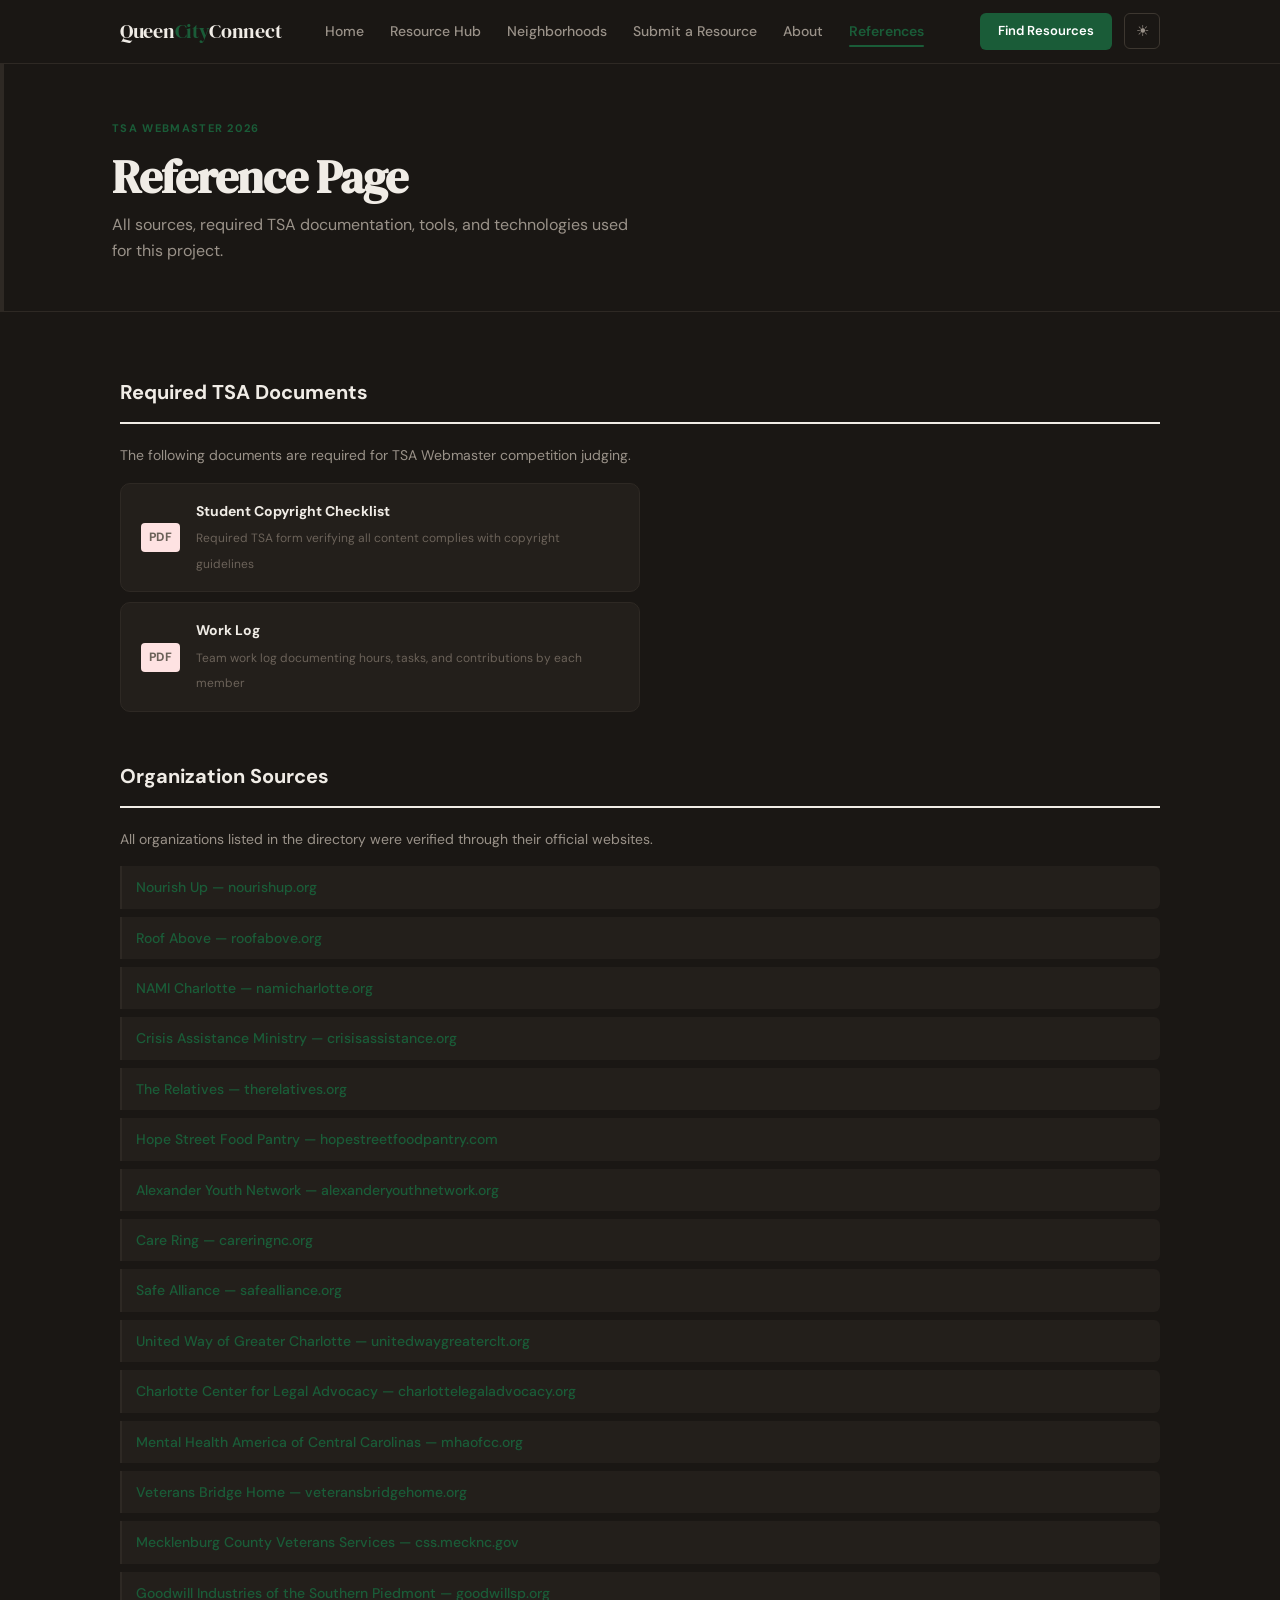
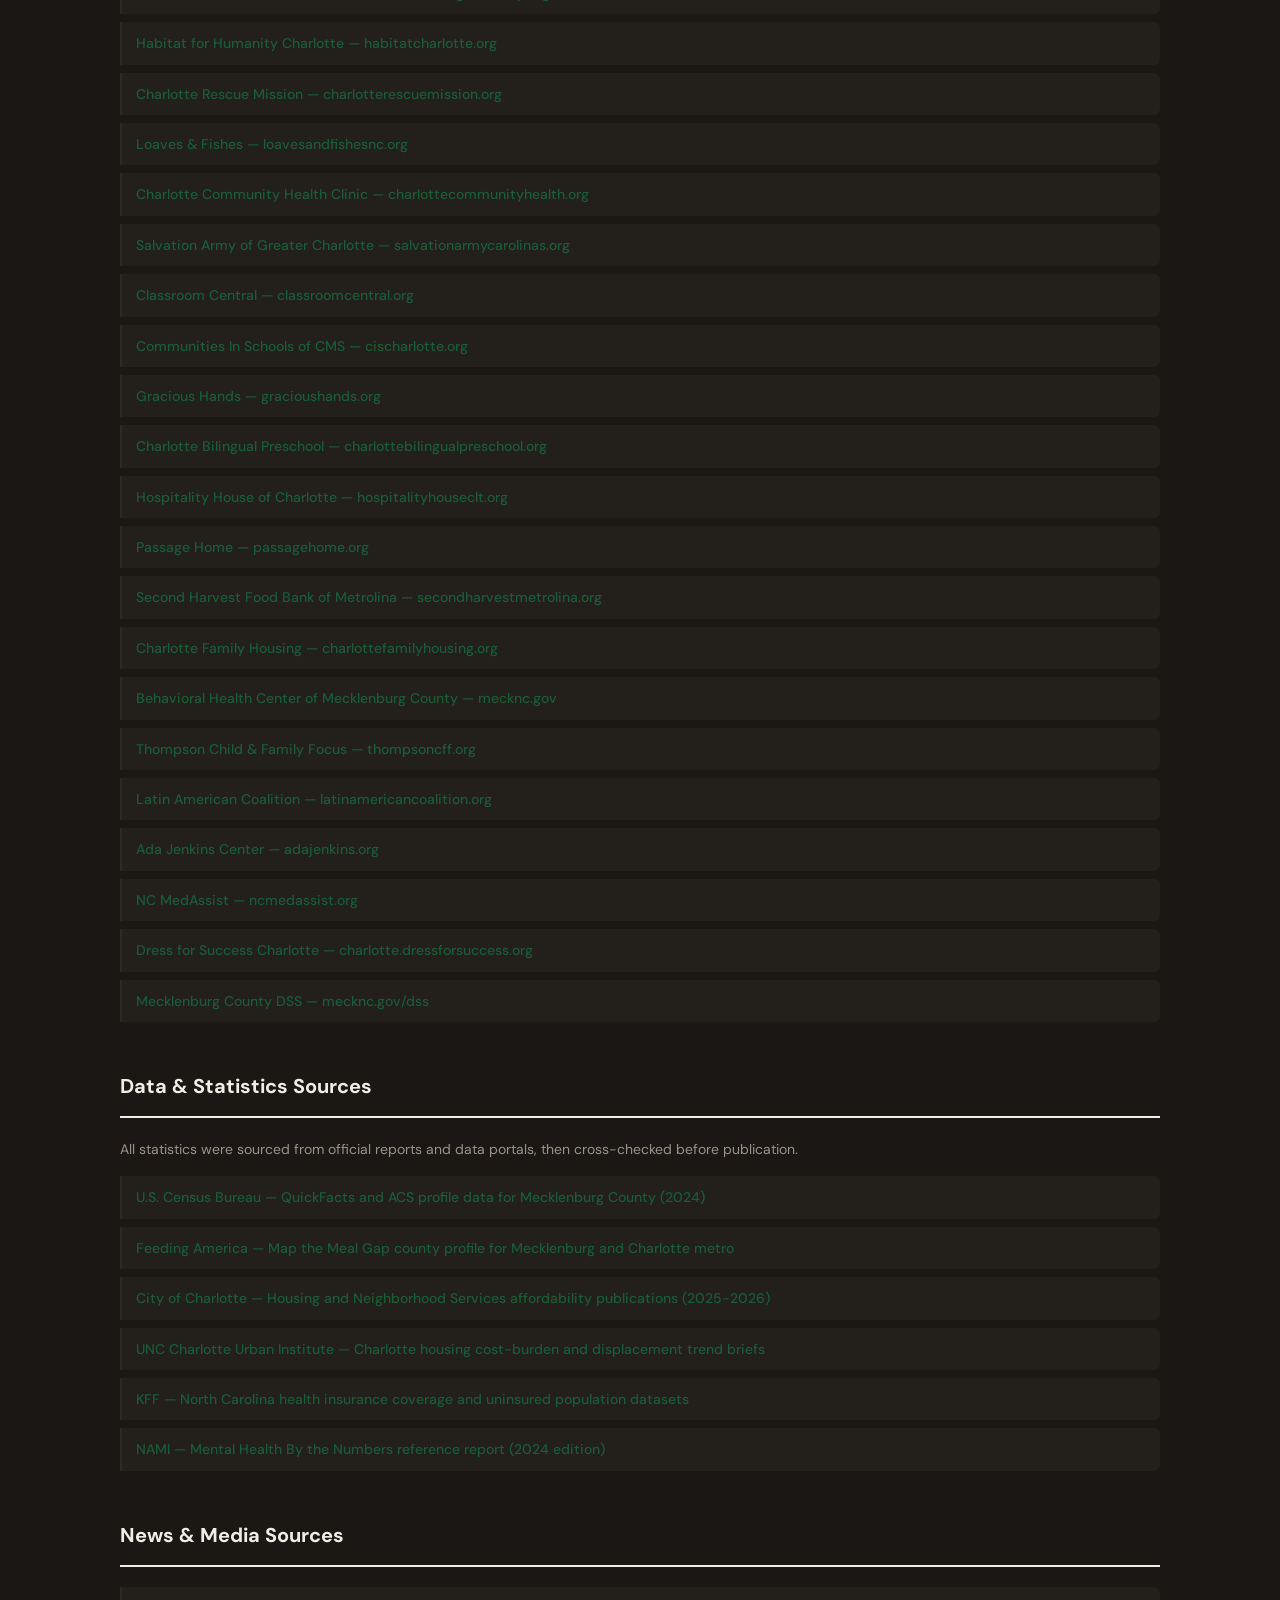
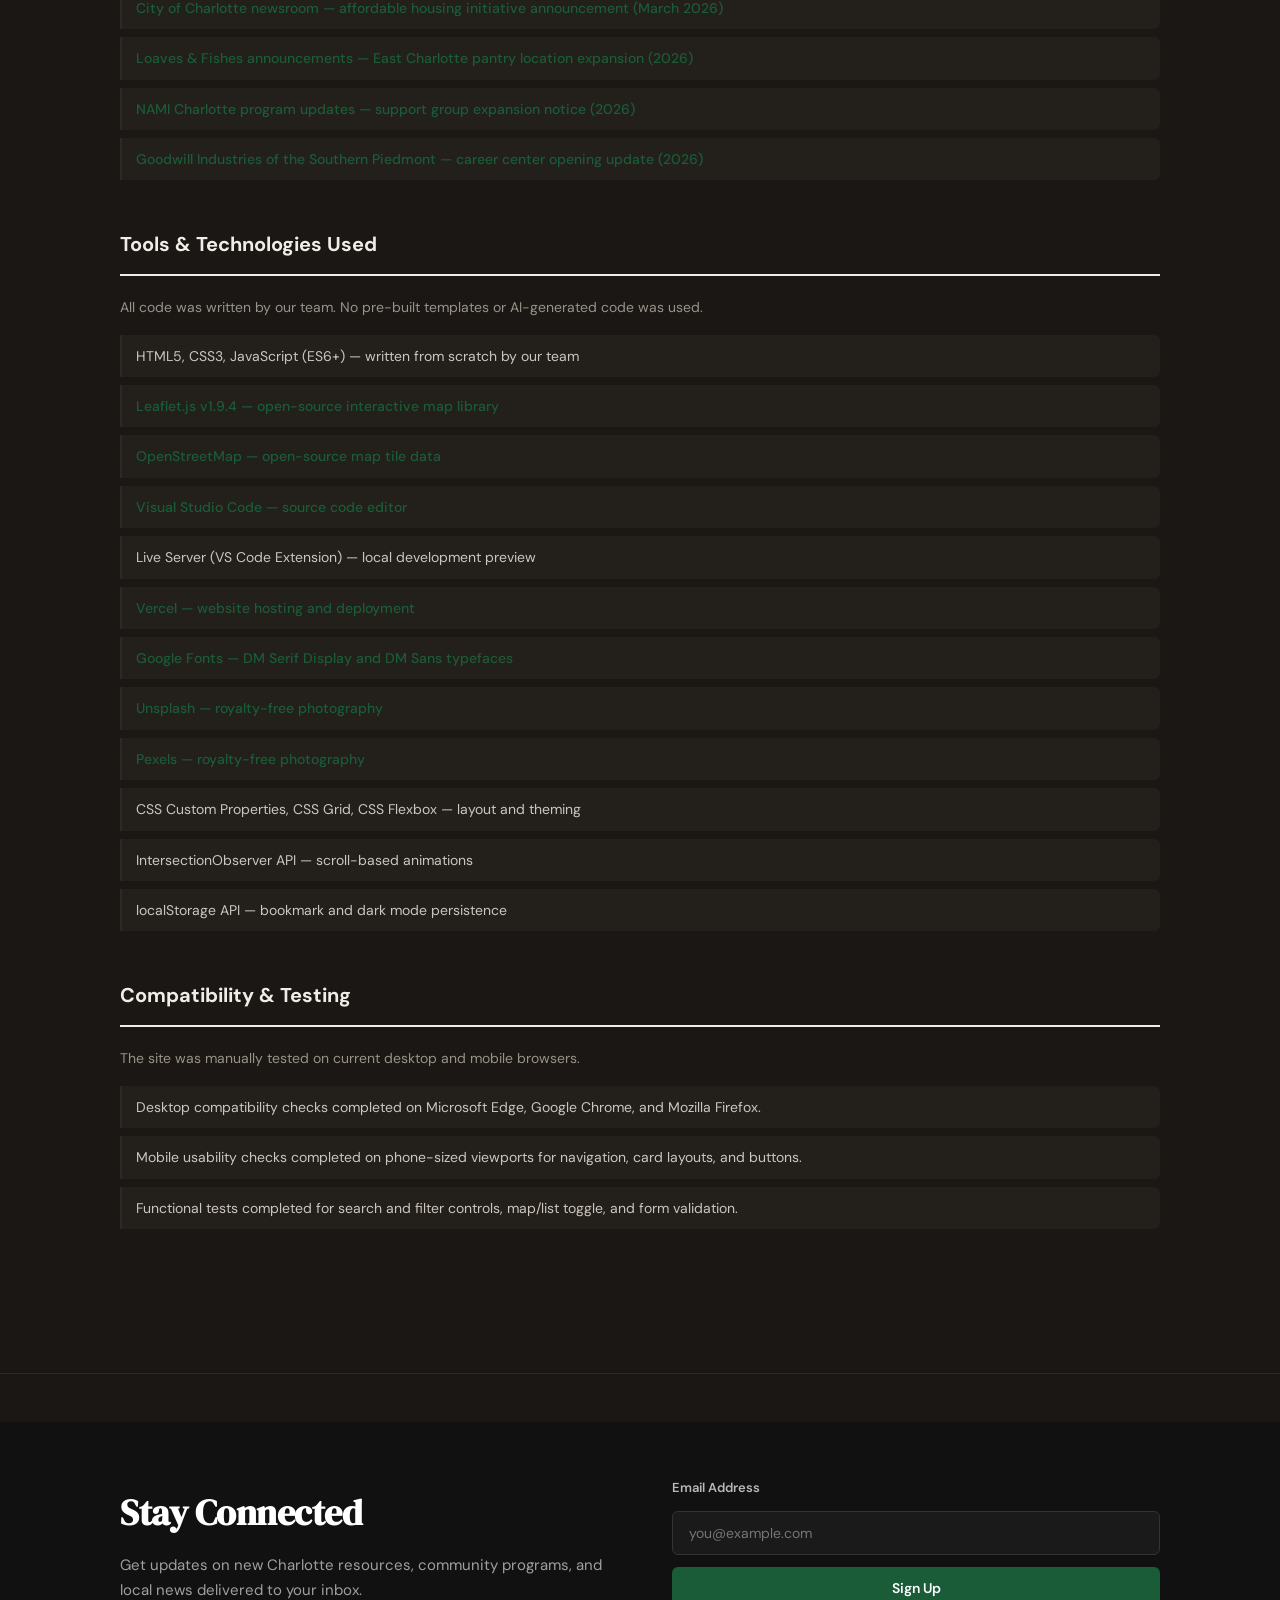
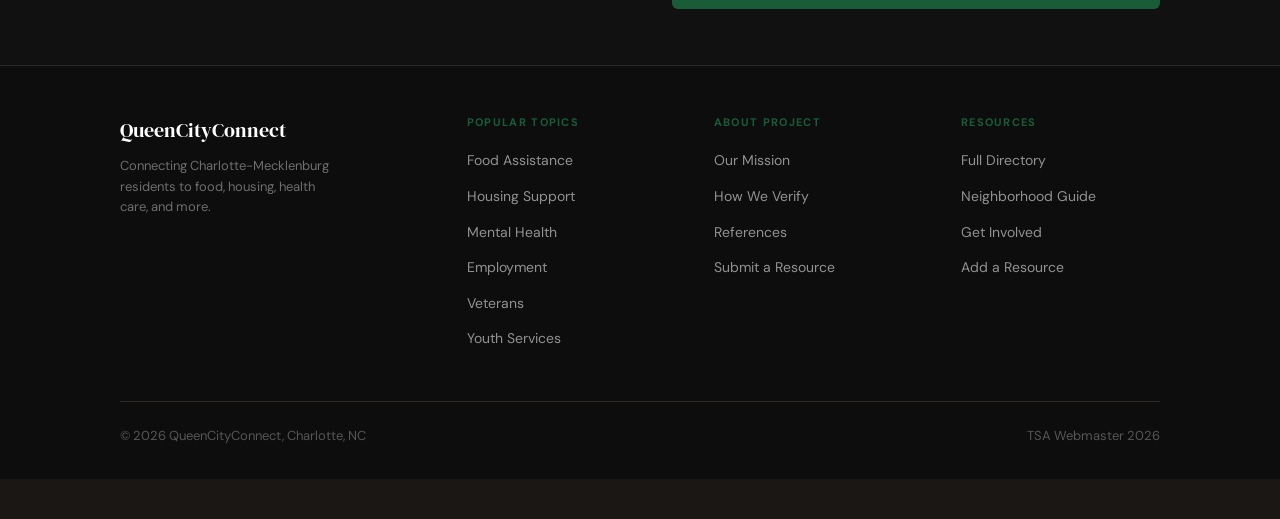
<file: my-town-hub-UPDATED/references.html>
<!DOCTYPE html>
<html lang="en">
<head>
  <meta charset="UTF-8"/>
  <link rel="icon" type="image/x-icon" href="favicon.ico"/>
  <meta name="description" content="Sources, TSA documentation, tools, and technologies used to build QueenCityConnect for the TSA Webmaster 2026 competition."/>
  <meta name="viewport" content="width=device-width, initial-scale=1.0"/>
  <title>References | QueenCityConnect</title>
  <link rel="stylesheet" href="assets/css/style.css"/>
</head>
<body class="dark">

  <nav class="navbar">
    <div class="nav-inner">
      <a href="index.html" class="nav-logo">Queen<span>City</span>Connect</a>
      <ul class="nav-links" id="nav-links">
        <li><a href="index.html">Home</a></li>
        <li><a href="hub.html">Resource Hub</a></li>
        <li><a href="neighborhood.html">Neighborhoods</a></li>
        <li><a href="submit.html">Submit a Resource</a></li>
        <li><a href="about.html">About</a></li>
        <li><a href="references.html">References</a></li>
      </ul>
      <div class="nav-right">
        <a href="hub.html" class="nav-cta">Find Resources</a>
        <button class="dark-toggle" onclick="toggleDark()" id="dark-btn" aria-label="Toggle dark or light mode">&#9728;</button>
        <button class="nav-hamburger" onclick="document.getElementById('nav-links').classList.toggle('open')" aria-label="Menu">&#9776;</button>
      </div>
    </div>
  </nav>

  <section class="page-header refs-header">
    <div class="container">
      <span class="page-header-eyebrow">TSA Webmaster 2026</span>
      <h1>Reference Page</h1>
      <p>All sources, required TSA documentation, tools, and technologies used for this project.</p>
    </div>
  </section>

  <section class="references-section">
    <div class="container">

      <div class="ref-block">
        <div class="ref-block-header"><h2>Required TSA Documents</h2></div>
        <p class="ref-block-desc">The following documents are required for TSA Webmaster competition judging.</p>
        <div class="ref-docs">
          <a href="docs/copyright-checklist.pdf" class="doc-link" target="_blank">
            <span class="doc-icon">PDF</span>
            <div>
              <strong>Student Copyright Checklist</strong>
              <span>Required TSA form verifying all content complies with copyright guidelines</span>
            </div>
          </a>
          <a href="docs/webmasterworklog.pdf" class="doc-link" target="_blank">
            <span class="doc-icon">PDF</span>
            <div>
              <strong>Work Log</strong>
              <span>Team work log documenting hours, tasks, and contributions by each member</span>
            </div>
          </a>
        </div>
      </div>

      <div class="ref-block">
        <div class="ref-block-header"><h2>Organization Sources</h2></div>
        <p class="ref-block-desc">All organizations listed in the directory were verified through their official websites.</p>
        <ul class="ref-list">
          <li><a href="https://nourishup.org" target="_blank">Nourish Up — nourishup.org</a></li>
          <li><a href="https://roofabove.org" target="_blank">Roof Above — roofabove.org</a></li>
          <li><a href="https://namicharlotte.org" target="_blank">NAMI Charlotte — namicharlotte.org</a></li>
          <li><a href="https://crisisassistance.org" target="_blank">Crisis Assistance Ministry — crisisassistance.org</a></li>
          <li><a href="https://therelatives.org" target="_blank">The Relatives — therelatives.org</a></li>
          <li><a href="https://hopestreetfoodpantry.com" target="_blank">Hope Street Food Pantry — hopestreetfoodpantry.com</a></li>
          <li><a href="https://alexanderyouthnetwork.org" target="_blank">Alexander Youth Network — alexanderyouthnetwork.org</a></li>
          <li><a href="https://careringnc.org" target="_blank">Care Ring — careringnc.org</a></li>
          <li><a href="https://safealliance.org" target="_blank">Safe Alliance — safealliance.org</a></li>
          <li><a href="https://unitedwaygreaterclt.org" target="_blank">United Way of Greater Charlotte — unitedwaygreaterclt.org</a></li>
          <li><a href="https://charlottelegaladvocacy.org" target="_blank">Charlotte Center for Legal Advocacy — charlottelegaladvocacy.org</a></li>
          <li><a href="https://mhaofcc.org" target="_blank">Mental Health America of Central Carolinas — mhaofcc.org</a></li>
          <li><a href="https://veteransbridgehome.org" target="_blank">Veterans Bridge Home — veteransbridgehome.org</a></li>
          <li><a href="https://css.mecknc.gov/veterans-services" target="_blank">Mecklenburg County Veterans Services — css.mecknc.gov</a></li>
          <li><a href="https://goodwillsp.org" target="_blank">Goodwill Industries of the Southern Piedmont — goodwillsp.org</a></li>
          <li><a href="https://habitatcharlotte.org" target="_blank">Habitat for Humanity Charlotte — habitatcharlotte.org</a></li>
          <li><a href="https://charlotterescuemission.org" target="_blank">Charlotte Rescue Mission — charlotterescuemission.org</a></li>
          <li><a href="https://loavesandfishesnc.org" target="_blank">Loaves &amp; Fishes — loavesandfishesnc.org</a></li>
          <li><a href="https://charlottecommunityhealth.org" target="_blank">Charlotte Community Health Clinic — charlottecommunityhealth.org</a></li>
          <li><a href="https://salvationarmycarolinas.org/charlotte" target="_blank">Salvation Army of Greater Charlotte — salvationarmycarolinas.org</a></li>
          <li><a href="https://classroomcentral.org" target="_blank">Classroom Central — classroomcentral.org</a></li>
          <li><a href="https://cischarlotte.org" target="_blank">Communities In Schools of CMS — cischarlotte.org</a></li>
          <li><a href="https://gracioushands.org" target="_blank">Gracious Hands — gracioushands.org</a></li>
          <li><a href="https://charlottebilingualpreschool.org" target="_blank">Charlotte Bilingual Preschool — charlottebilingualpreschool.org</a></li>
          <li><a href="https://hospitalityhouseclt.org" target="_blank">Hospitality House of Charlotte — hospitalityhouseclt.org</a></li>
          <li><a href="https://passagehome.org" target="_blank">Passage Home — passagehome.org</a></li>
          <li><a href="https://secondharvestmetrolina.org" target="_blank">Second Harvest Food Bank of Metrolina — secondharvestmetrolina.org</a></li>
          <li><a href="https://charlottefamilyhousing.org" target="_blank">Charlotte Family Housing — charlottefamilyhousing.org</a></li>
          <li><a href="https://www.mecknc.gov/bhc" target="_blank">Behavioral Health Center of Mecklenburg County — mecknc.gov</a></li>
          <li><a href="https://thompsoncff.org" target="_blank">Thompson Child &amp; Family Focus — thompsoncff.org</a></li>
          <li><a href="https://latinamericancoalition.org" target="_blank">Latin American Coalition — latinamericancoalition.org</a></li>
          <li><a href="https://adajenkins.org" target="_blank">Ada Jenkins Center — adajenkins.org</a></li>
          <li><a href="https://ncmedassist.org" target="_blank">NC MedAssist — ncmedassist.org</a></li>
          <li><a href="https://charlotte.dressforsuccess.org" target="_blank">Dress for Success Charlotte — charlotte.dressforsuccess.org</a></li>
          <li><a href="https://www.mecknc.gov/dss" target="_blank">Mecklenburg County DSS — mecknc.gov/dss</a></li>
        </ul>
      </div>

      <div class="ref-block">
        <div class="ref-block-header"><h2>Data &amp; Statistics Sources</h2></div>
        <p class="ref-block-desc">All statistics were sourced from official reports and data portals, then cross-checked before publication.</p>
        <ul class="ref-list">
          <li><a href="https://www.census.gov" target="_blank">U.S. Census Bureau — QuickFacts and ACS profile data for Mecklenburg County (2024)</a></li>
          <li><a href="https://www.feedingamerica.org" target="_blank">Feeding America — Map the Meal Gap county profile for Mecklenburg and Charlotte metro</a></li>
          <li><a href="https://charlottenc.gov" target="_blank">City of Charlotte — Housing and Neighborhood Services affordability publications (2025-2026)</a></li>
          <li><a href="https://ui.charlotte.edu" target="_blank">UNC Charlotte Urban Institute — Charlotte housing cost-burden and displacement trend briefs</a></li>
          <li><a href="https://www.kff.org" target="_blank">KFF — North Carolina health insurance coverage and uninsured population datasets</a></li>
          <li><a href="https://www.nami.org" target="_blank">NAMI — Mental Health By the Numbers reference report (2024 edition)</a></li>
        </ul>
      </div>

      <div class="ref-block">
        <div class="ref-block-header"><h2>News &amp; Media Sources</h2></div>
        <ul class="ref-list">
          <li><a href="https://charlottenc.gov" target="_blank">City of Charlotte newsroom — affordable housing initiative announcement (March 2026)</a></li>
          <li><a href="https://loavesandfishesnc.org" target="_blank">Loaves &amp; Fishes announcements — East Charlotte pantry location expansion (2026)</a></li>
          <li><a href="https://namicharlotte.org" target="_blank">NAMI Charlotte program updates — support group expansion notice (2026)</a></li>
          <li><a href="https://goodwillsp.org" target="_blank">Goodwill Industries of the Southern Piedmont — career center opening update (2026)</a></li>
        </ul>
      </div>

      <div class="ref-block">
        <div class="ref-block-header"><h2>Tools &amp; Technologies Used</h2></div>
        <p class="ref-block-desc">All code was written by our team. No pre-built templates or AI-generated code was used.</p>
        <ul class="ref-list">
          <li>HTML5, CSS3, JavaScript (ES6+) — written from scratch by our team</li>
          <li><a href="https://leafletjs.com" target="_blank">Leaflet.js v1.9.4 — open-source interactive map library</a></li>
          <li><a href="https://openstreetmap.org" target="_blank">OpenStreetMap — open-source map tile data</a></li>
          <li><a href="https://code.visualstudio.com" target="_blank">Visual Studio Code — source code editor</a></li>
          <li>Live Server (VS Code Extension) — local development preview</li>
          <li><a href="https://vercel.com" target="_blank">Vercel — website hosting and deployment</a></li>
          <li><a href="https://fonts.google.com" target="_blank">Google Fonts — DM Serif Display and DM Sans typefaces</a></li>
          <li><a href="https://unsplash.com" target="_blank">Unsplash — royalty-free photography</a></li>
          <li><a href="https://pexels.com" target="_blank">Pexels — royalty-free photography</a></li>
          <li>CSS Custom Properties, CSS Grid, CSS Flexbox — layout and theming</li>
          <li>IntersectionObserver API — scroll-based animations</li>
          <li>localStorage API — bookmark and dark mode persistence</li>
        </ul>
      </div>

      <div class="ref-block">
        <div class="ref-block-header"><h2>Compatibility &amp; Testing</h2></div>
        <p class="ref-block-desc">The site was manually tested on current desktop and mobile browsers.</p>
        <ul class="ref-list">
          <li>Desktop compatibility checks completed on Microsoft Edge, Google Chrome, and Mozilla Firefox.</li>
          <li>Mobile usability checks completed on phone-sized viewports for navigation, card layouts, and buttons.</li>
          <li>Functional tests completed for search and filter controls, map/list toggle, and form validation.</li>
        </ul>
      </div>

    </div>
  </section>

 <footer class="footer">
  <div class="footer-newsletter">
    <div class="container">
      <div class="footer-newsletter-inner">
        <div class="footer-newsletter-text">
          <h2>Stay Connected</h2>
          <p>Get updates on new Charlotte resources, community programs, and local news delivered to your inbox.</p>
        </div>
        <div class="footer-newsletter-form">
          <label>Email Address</label>
          <input type="email" placeholder="you@example.com"/>
          <button class="btn-primary" onclick="alert('Thank you for signing up!')">Sign Up</button>
        </div>
      </div>
    </div>
  </div>
  <div class="footer-main">
    <div class="container">
      <div class="footer-inner">
        <div class="footer-brand">
          <div class="footer-brand-name">QueenCityConnect</div>
          <p class="footer-brand-tagline">Connecting Charlotte-Mecklenburg residents to food, housing, health care, and more.</p>
        </div>
        <div class="footer-col">
          <h4>Popular Topics</h4>
          <ul>
            <li><a href="hub.html?category=Food">Food Assistance</a></li>
            <li><a href="hub.html?category=Housing">Housing Support</a></li>
            <li><a href="hub.html?category=Mental%20Health">Mental Health</a></li>
            <li><a href="hub.html?category=Employment">Employment</a></li>
            <li><a href="hub.html?category=Veterans">Veterans</a></li>
            <li><a href="hub.html?category=Youth">Youth Services</a></li>
          </ul>
        </div>
        <div class="footer-col">
          <h4>About Project</h4>
          <ul>
            <li><a href="about.html">Our Mission</a></li>
            <li><a href="about.html">How We Verify</a></li>
            <li><a href="references.html">References</a></li>
            <li><a href="submit.html">Submit a Resource</a></li>
          </ul>
        </div>
        <div class="footer-col">
          <h4>Resources</h4>
          <ul>
            <li><a href="hub.html">Full Directory</a></li>
            <li><a href="neighborhood.html">Neighborhood Guide</a></li>
            <li><a href="hub.html?category=General%20Support">Get Involved</a></li>
            <li><a href="submit.html">Add a Resource</a></li>
          </ul>
        </div>
      </div>
      <div class="footer-bottom">
        <span>&copy; 2026 QueenCityConnect, Charlotte, NC</span>
        <span>TSA Webmaster 2026</span>
      </div>
    </div>
  </div>
</footer>

  <script src="assets/js/main.js"></script>
</body>
</html>
</file>
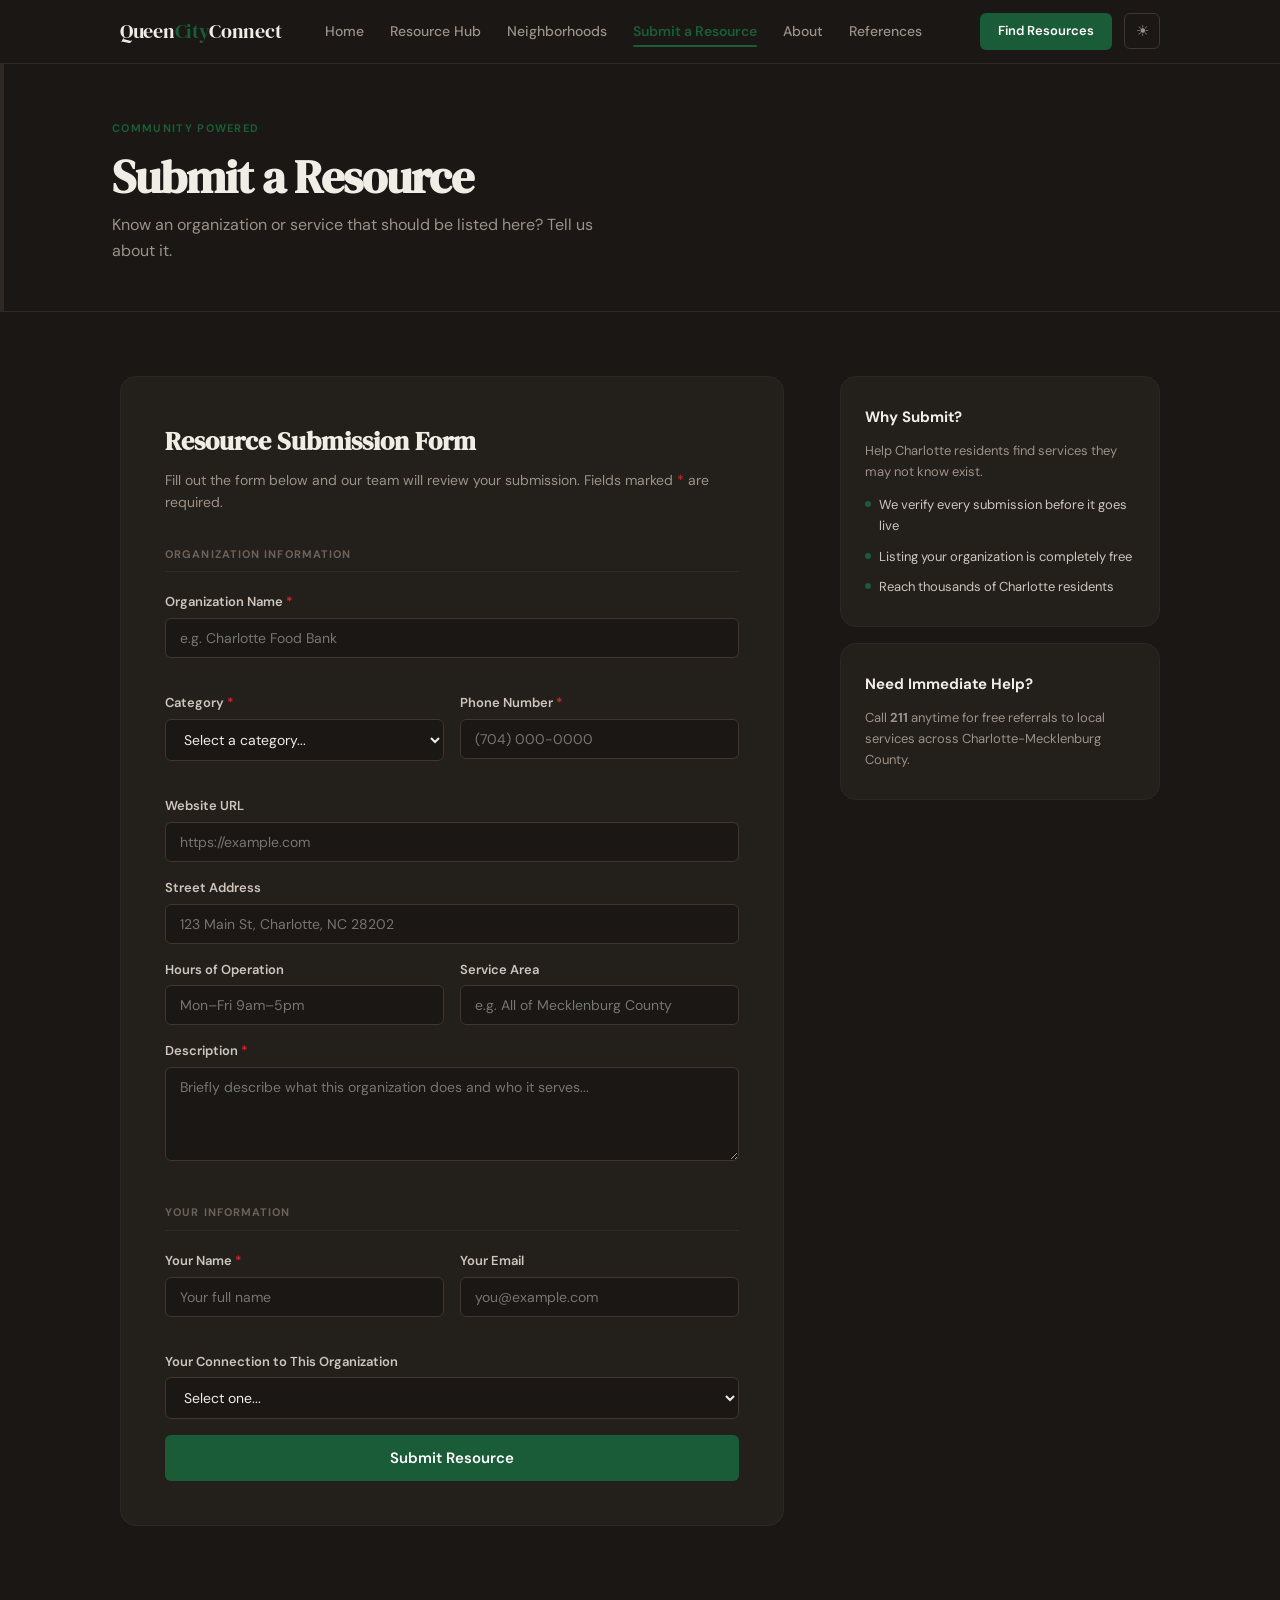
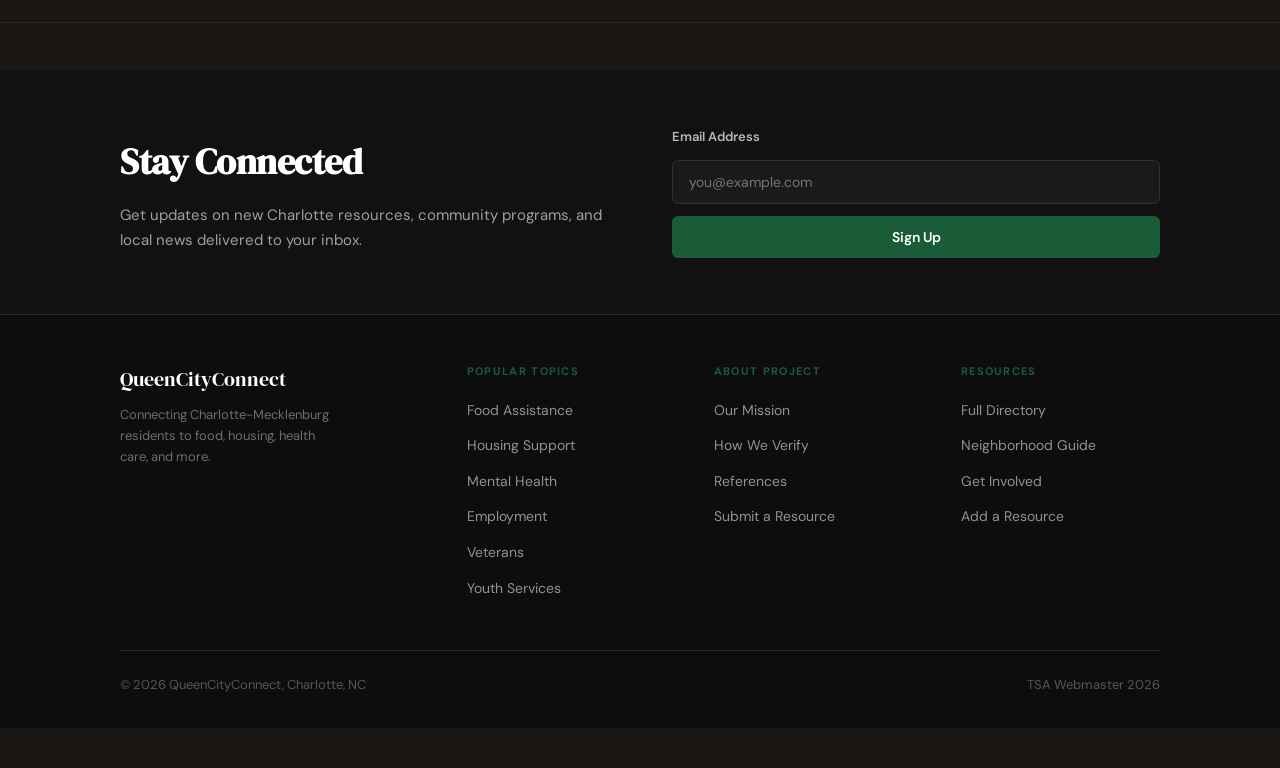
<file: my-town-hub-UPDATED/submit.html>
<!DOCTYPE html>
<html lang="en">
<head>
  <meta charset="UTF-8"/>
  <link rel="icon" type="image/x-icon" href="favicon.ico"/>
  <meta name="description" content="Submit a local Charlotte-Mecklenburg organization to the QueenCityConnect community resource directory. Free and takes two minutes."/>
  <meta name="viewport" content="width=device-width, initial-scale=1.0"/>
  <title>Submit a Resource | QueenCityConnect</title>
  <link rel="stylesheet" href="assets/css/style.css"/>
</head>
<body class="dark">

  <nav class="navbar">
    <div class="nav-inner">
      <a href="index.html" class="nav-logo">Queen<span>City</span>Connect</a>
      <ul class="nav-links" id="nav-links">
        <li><a href="index.html">Home</a></li>
        <li><a href="hub.html">Resource Hub</a></li>
        <li><a href="neighborhood.html">Neighborhoods</a></li>
        <li><a href="submit.html">Submit a Resource</a></li>
        <li><a href="about.html">About</a></li>
        <li><a href="references.html">References</a></li>
      </ul>
      <div class="nav-right">
        <a href="hub.html" class="nav-cta">Find Resources</a>
        <button class="dark-toggle" onclick="toggleDark()" id="dark-btn" aria-label="Toggle dark or light mode">&#9728;</button>
        <button class="nav-hamburger" onclick="document.getElementById('nav-links').classList.toggle('open')" aria-label="Menu">&#9776;</button>
      </div>
    </div>
  </nav>

  <section class="page-header submit-header">
    <div class="container">
      <span class="page-header-eyebrow">Community Powered</span>
      <h1>Submit a Resource</h1>
      <p>Know an organization or service that should be listed here? Tell us about it.</p>
    </div>
  </section>

  <section class="submit-section">
    <div class="container">
      <div class="submit-layout">
        <div class="form-card">
          <h2>Resource Submission Form</h2>
          <p>Fill out the form below and our team will review your submission. Fields marked <span class="required-star">*</span> are required.</p>

          <div id="success-message" class="success-message hidden">
            <div>
              <strong>Thank you for your submission!</strong>
              <p>We'll review your resource and add it to the directory shortly. A copy has been saved in this browser for review.</p>
              <button class="btn-secondary" style="margin-top:12px" onclick="downloadLastSubmission()">Download Submission Copy</button>
              <button class="btn-secondary" style="margin-top:12px" onclick="resetForm()">Submit Another Resource</button>
            </div>
          </div>

          <div class="form-grid" id="submit-form">
            <div class="form-section-label full">Organization Information</div>
            <div class="form-group full">
              <label>Organization Name <span class="required-star">*</span></label>
              <input type="text" id="org-name" placeholder="e.g. Charlotte Food Bank"/>
              <span class="error-msg" id="err-org-name"></span>
            </div>
            <div class="form-group">
              <label>Category <span class="required-star">*</span></label>
              <select id="org-category">
                <option value="">Select a category...</option>
                <option>Food</option>
                <option>Housing</option>
                <option>Health</option>
                <option>Mental Health</option>
                <option>Youth</option>
                <option>Safety</option>
                <option>Legal Aid</option>
                <option>Financial Aid</option>
                <option>Veterans</option>
                <option>Employment</option>
                <option>Education</option>
                <option>General Support</option>
                <option>Other</option>
              </select>
              <span class="error-msg" id="err-org-category"></span>
            </div>
            <div class="form-group">
              <label>Phone Number <span class="required-star">*</span></label>
              <input type="tel" id="org-phone" placeholder="(704) 000-0000"/>
              <span class="error-msg" id="err-org-phone"></span>
            </div>
            <div class="form-group full">
              <label>Website URL</label>
              <input type="url" id="org-website" placeholder="https://example.com"/>
            </div>
            <div class="form-group full">
              <label>Street Address</label>
              <input type="text" id="org-address" placeholder="123 Main St, Charlotte, NC 28202"/>
            </div>
            <div class="form-group">
              <label>Hours of Operation</label>
              <input type="text" id="org-hours" placeholder="Mon–Fri 9am–5pm"/>
            </div>
            <div class="form-group">
              <label>Service Area</label>
              <input type="text" id="org-area" placeholder="e.g. All of Mecklenburg County"/>
            </div>
            <div class="form-group full">
              <label>Description <span class="required-star">*</span></label>
              <textarea id="org-description" rows="4" placeholder="Briefly describe what this organization does and who it serves..."></textarea>
              <span class="error-msg" id="err-org-description"></span>
            </div>
            <div class="form-section-label full" style="margin-top:8px">Your Information</div>
            <div class="form-group">
              <label>Your Name <span class="required-star">*</span></label>
              <input type="text" id="submitter-name" placeholder="Your full name"/>
              <span class="error-msg" id="err-submitter-name"></span>
            </div>
            <div class="form-group">
              <label>Your Email</label>
              <input type="email" id="submitter-email" placeholder="you@example.com"/>
            </div>
            <div class="form-group full">
              <label>Your Connection to This Organization</label>
              <select id="submitter-role">
                <option value="">Select one...</option>
                <option>I work or volunteer here</option>
                <option>I have used this service</option>
                <option>I'm a community member recommending it</option>
                <option>I'm a social worker or case manager</option>
                <option>Other</option>
              </select>
            </div>
            <div class="form-group full">
              <button class="btn-submit" onclick="submitForm()">Submit Resource</button>
            </div>
          </div>
        </div>

        <div class="submit-sidebar">
          <div class="submit-info-card">
            <h3>Why Submit?</h3>
            <p>Help Charlotte residents find services they may not know exist.</p>
            <ul class="submit-info-list">
              <li>We verify every submission before it goes live</li>
              <li>Listing your organization is completely free</li>
              <li>Reach thousands of Charlotte residents</li>
            </ul>
          </div>
          <div class="submit-info-card">
            <h3>Need Immediate Help?</h3>
            <p>Call <strong>211</strong> anytime for free referrals to local services across Charlotte-Mecklenburg County.</p>
          </div>
        </div>
      </div>
    </div>
  </section>

  <footer class="footer">
  <div class="footer-newsletter">
    <div class="container">
      <div class="footer-newsletter-inner">
        <div class="footer-newsletter-text">
          <h2>Stay Connected</h2>
          <p>Get updates on new Charlotte resources, community programs, and local news delivered to your inbox.</p>
        </div>
        <div class="footer-newsletter-form">
          <label>Email Address</label>
          <input type="email" placeholder="you@example.com"/>
          <button class="btn-primary" onclick="alert('Thank you for signing up!')">Sign Up</button>
        </div>
      </div>
    </div>
  </div>
  <div class="footer-main">
    <div class="container">
      <div class="footer-inner">
        <div class="footer-brand">
          <div class="footer-brand-name">QueenCityConnect</div>
          <p class="footer-brand-tagline">Connecting Charlotte-Mecklenburg residents to food, housing, health care, and more.</p>
        </div>
        <div class="footer-col">
          <h4>Popular Topics</h4>
          <ul>
            <li><a href="hub.html?category=Food">Food Assistance</a></li>
            <li><a href="hub.html?category=Housing">Housing Support</a></li>
            <li><a href="hub.html?category=Mental%20Health">Mental Health</a></li>
            <li><a href="hub.html?category=Employment">Employment</a></li>
            <li><a href="hub.html?category=Veterans">Veterans</a></li>
            <li><a href="hub.html?category=Youth">Youth Services</a></li>
          </ul>
        </div>
        <div class="footer-col">
          <h4>About Project</h4>
          <ul>
            <li><a href="about.html">Our Mission</a></li>
            <li><a href="about.html">How We Verify</a></li>
            <li><a href="references.html">References</a></li>
            <li><a href="submit.html">Submit a Resource</a></li>
          </ul>
        </div>
        <div class="footer-col">
          <h4>Resources</h4>
          <ul>
            <li><a href="hub.html">Full Directory</a></li>
            <li><a href="neighborhood.html">Neighborhood Guide</a></li>
            <li><a href="hub.html?category=General%20Support">Get Involved</a></li>
            <li><a href="submit.html">Add a Resource</a></li>
          </ul>
        </div>
      </div>
      <div class="footer-bottom">
        <span>&copy; 2026 QueenCityConnect, Charlotte, NC</span>
        <span>TSA Webmaster 2026</span>
      </div>
    </div>
  </div>
</footer>
  <script src="assets/js/submit.js"></script>
  <script src="assets/js/main.js"></script>
</body>
</html>
</file>
<file: my-town-hub-UPDATED/assets/css/style.css>
/* ═══════════════════════════════════════════
   QUEENCITYCONNECT — REDESIGNED STYLESHEET
   Clean, editorial, human. No AI aesthetics.
═══════════════════════════════════════════ */

@import url('https://fonts.googleapis.com/css2?family=DM+Serif+Display:ital@0;1&family=DM+Sans:wght@400;500;600&display=swap');

/* ─── RESET ─── */
*, *::before, *::after { margin: 0; padding: 0; box-sizing: border-box; }
img { display: block; max-width: 100%; }
a { text-decoration: none; color: inherit; }
button { font-family: inherit; cursor: pointer; }

a:focus-visible,
button:focus-visible,
input:focus-visible,
select:focus-visible,
textarea:focus-visible {
  outline: 2px solid #93c5fd;
  outline-offset: 2px;
}

/* ─── TOKENS ─── */
:root {
  --ink:        #1a1a1a;
  --ink-2:      #3d3d3d;
  --ink-3:      #6b6b6b;
  --ink-4:      #9a9a9a;
  --paper:      #faf9f7;
  --white:      #ffffff;
  --rule:       #e8e4df;
  --rule-dark:  #d4cfc9;
  --accent:     #1a5c38;
  --accent-bg:  #edf5f0;
  --accent-mid: #2d7a4f;
  --warn:       #b84c00;
  --warn-bg:    #fff4ed;

  --font-serif: 'DM Serif Display', Georgia, serif;
  --font-sans:  'DM Sans', system-ui, -apple-system, sans-serif;

  --radius-sm: 6px;
  --radius:    10px;
  --radius-lg: 16px;

  --shadow-sm: 0 1px 4px rgba(0,0,0,0.07);
  --shadow:    0 2px 12px rgba(0,0,0,0.08);
  --shadow-lg: 0 8px 32px rgba(0,0,0,0.1);

  --max:    1120px;
  --gutter: 40px;
}

/* ─── BASE ─── */
html { scroll-behavior: smooth; }
body {
  font-family: var(--font-sans);
  background: var(--paper);
  color: var(--ink);
  line-height: 1.6;
  font-size: 16px;
  -webkit-font-smoothing: antialiased;
}
.container { max-width: var(--max); margin: 0 auto; padding: 0 var(--gutter); }

/* ─── CRISIS BAR ─── */
.crisis-bar {
  background: var(--accent);
  color: white;
  font-size: 13px;
  font-weight: 500;
  padding: 9px 0;
  position: relative;
  z-index: 50;
}
.crisis-bar-inner {
  max-width: var(--max);
  margin: 0 auto;
  padding: 0 var(--gutter);
  display: flex;
  align-items: center;
  justify-content: center;
  gap: 12px;
  flex-wrap: wrap;
  text-align: center;
}
.crisis-bar strong { font-weight: 700; white-space: nowrap; }
.crisis-bar-links { display: flex; gap: 20px; flex-wrap: wrap; justify-content: center; flex: 0 0 auto; }
.crisis-bar a {
  color: white; opacity: 0.9;
  border-bottom: 1px solid rgba(255,255,255,0.4);
  font-size: 13px;
  transition: opacity 0.15s;
}
.crisis-bar a:hover { opacity: 1; }
.crisis-close {
  background: none; border: none; color: white;
  font-size: 18px; line-height: 1; opacity: 0.7;
  padding: 0; margin-left: auto; cursor: pointer;
  transition: opacity 0.15s;
}
.crisis-close:hover { opacity: 1; }

/* ─── NAVBAR ─── */
.navbar {
  background: var(--white);
  border-bottom: 1px solid var(--rule);
  position: sticky;
  top: 0;
  z-index: 100;
  height: 64px;
  display: flex;
  align-items: center;
}
.nav-inner {
  max-width: var(--max);
  margin: 0 auto;
  padding: 0 var(--gutter);
  display: flex;
  align-items: center;
  width: 100%;
  gap: 32px;
}
.nav-logo {
  font-family: var(--font-serif);
  font-size: 20px;
  color: var(--ink);
  letter-spacing: -0.3px;
  white-space: nowrap;
  flex-shrink: 0;
}
.nav-logo span { color: var(--accent); }
.nav-links {
  list-style: none;
  display: flex;
  gap: 2px;
}
.nav-links a {
  font-size: 14px;
  font-weight: 500;
  color: var(--ink-3);
  padding: 6px 12px;
  border-radius: var(--radius-sm);
  transition: color 0.15s, background 0.15s;
  display: block;
}
.nav-links a:hover { color: var(--ink); background: var(--paper); }
.nav-links a.nav-active { color: var(--accent); font-weight: 600; }
.nav-right { margin-left: auto; display: flex; align-items: center; gap: 12px; }
.nav-cta {
  background: var(--accent);
  color: white;
  font-size: 13px;
  font-weight: 600;
  padding: 8px 18px;
  border-radius: var(--radius-sm);
  transition: background 0.15s;
  white-space: nowrap;
}
.nav-cta:hover { background: var(--accent-mid); color: white; }
.dark-toggle {
  background: none;
  border: 1px solid var(--rule-dark);
  border-radius: var(--radius-sm);
  width: 36px; height: 36px;
  font-size: 15px;
  color: var(--ink-3);
  display: flex; align-items: center; justify-content: center;
  transition: all 0.15s;
  font-family: 'Segoe UI Symbol', 'Apple Color Emoji', serif;
}
.dark-toggle:hover { border-color: var(--ink-3); }
.nav-hamburger {
  display: none;
  background: none;
  border: 1px solid var(--rule-dark);
  border-radius: var(--radius-sm);
  width: 36px; height: 36px;
  font-size: 16px;
  color: var(--ink-3);
  align-items: center; justify-content: center;
  cursor: pointer;
  font-family: 'Segoe UI Symbol', 'Apple Color Emoji', serif;
}

/* ─── HERO ─── */
.hero {
  border-bottom: 1px solid var(--rule);
  padding: 60px 0 40px;
  background: var(--white);
}
.hero-inner {
  max-width: var(--max);
  margin: 0 auto;
  padding: 0 var(--gutter);
  display: grid;
  grid-template-columns: 1fr 1fr;
  gap: 64px;
  align-items: center;
}
.hero-eyebrow {
  font-size: 12px;
  font-weight: 600;
  text-transform: uppercase;
  letter-spacing: 0.12em;
  color: var(--accent);
  margin-bottom: 20px;
}
.hero h1 {
  font-family: var(--font-serif);
  font-size: 54px;
  line-height: 1.1;
  letter-spacing: -1px;
  color: var(--ink);
  margin-bottom: 20px;
}
.hero h1 em { font-style: italic; color: var(--accent); }
.hero-lead {
  font-size: 17px;
  color: var(--ink-2);
  line-height: 1.7;
  max-width: 440px;
  margin-bottom: 32px;
}
.hero-actions { display: flex; gap: 12px; flex-wrap: wrap; align-items: center; }
.hero-photo {
  position: relative;
  border-radius: var(--radius-lg);
  overflow: hidden;
  aspect-ratio: 4/3;
  background: var(--rule);
}
.hero-photo img { width: 100%; height: 100%; object-fit: cover; }
.hero-photo-caption {
  position: absolute;
  bottom: 0; left: 0; right: 0;
  padding: 20px 24px;
  background: linear-gradient(to top, rgba(0,0,0,0.55), transparent);
  color: white;
  font-size: 13px;
  font-weight: 500;
}

/* ─── BUTTONS ─── */
.btn-primary {
  background: var(--accent);
  color: white;
  font-size: 14px;
  font-weight: 600;
  padding: 12px 24px;
  border-radius: var(--radius-sm);
  transition: background 0.15s;
  display: inline-block;
  border: none;
}
.btn-primary:hover { background: var(--accent-mid); color: white; }
.btn-ghost {
  background: transparent;
  color: var(--ink-2);
  font-size: 14px;
  font-weight: 500;
  padding: 12px 20px;
  border-radius: var(--radius-sm);
  border: 1.5px solid var(--rule-dark);
  transition: all 0.15s;
  display: inline-block;
}
.btn-ghost:hover { border-color: var(--ink-3); color: var(--ink); }
.btn-secondary {
  background: var(--accent);
  color: white;
  font-size: 13px;
  font-weight: 600;
  padding: 8px 16px;
  border-radius: var(--radius-sm);
  transition: background 0.15s;
  display: inline-block;
  border: none;
}
.btn-secondary:hover { background: var(--accent-mid); color: white; }
.btn-white {
  background: white; color: var(--ink);
  font-size: 14px; font-weight: 600;
  padding: 12px 24px; border-radius: var(--radius-sm);
  transition: opacity 0.15s; display: inline-block; border: none;
}
.btn-white:hover { opacity: 0.88; color: var(--ink); }
.btn-outline-white {
  background: transparent; color: white;
  font-size: 14px; font-weight: 500;
  padding: 12px 24px; border-radius: var(--radius-sm);
  border: 1.5px solid rgba(255,255,255,0.35);
  transition: border-color 0.15s; display: inline-block;
}
.btn-outline-white:hover { border-color: rgba(255,255,255,0.7); color: white; }

/* ─── NEED HELP FAST ─── */
.need-help {
  padding: 56px 0;
  background: var(--paper);
  border-bottom: 1px solid var(--rule);
}
.need-help-eyebrow {
  font-size: 11px; font-weight: 700;
  text-transform: uppercase; letter-spacing: 0.12em;
  color: var(--ink-4); margin-bottom: 20px;
}
.need-help-grid {
  display: grid;
  grid-template-columns: repeat(4, 1fr);
  gap: 12px;
}
.need-help-card {
  background: var(--white);
  border: 1.5px solid var(--rule);
  border-radius: var(--radius);
  padding: 20px 18px;
  cursor: pointer;
  transition: all 0.2s;
  text-align: left;
  display: block;
}
.need-help-card:hover { border-color: var(--accent); box-shadow: var(--shadow); }
.nhc-dot {
  width: 8px; height: 8px;
  border-radius: 50%;
  margin-bottom: 12px;
  display: block;
}
.need-help-card h3 {
  font-size: 14px; font-weight: 600;
  color: var(--ink); margin-bottom: 4px;
}
.need-help-card p { font-size: 12px; color: var(--ink-4); line-height: 1.4; }

.how-it-works {
  padding: 72px 0;
  background: var(--white);
  border-bottom: 1px solid var(--rule);
}
.verification-section {
  padding: 72px 0;
  background: var(--paper);
  border-bottom: 1px solid var(--rule);
}
.verification-grid {
  display: grid;
  grid-template-columns: repeat(3, 1fr);
  gap: 16px;
}
.verification-item {
  background: var(--white);
  border: 1.5px solid var(--rule);
  border-radius: var(--radius);
  padding: 22px 20px;
}
.verification-item h3 {
  font-size: 16px;
  font-weight: 700;
  color: var(--ink);
  margin-bottom: 6px;
}
.verification-item p {
  font-size: 14px;
  color: var(--ink-3);
  line-height: 1.6;
}

/* ─── SECTION TYPOGRAPHY ─── */
.section-eyebrow {
  font-size: 11px; font-weight: 700;
  text-transform: uppercase; letter-spacing: 0.12em;
  color: var(--ink-4); margin-bottom: 10px; display: block;
}
.section-title {
  font-family: var(--font-serif);
  font-size: 34px; letter-spacing: -0.5px;
  color: var(--ink); line-height: 1.2; margin-bottom: 8px;
}
.section-sub { font-size: 15px; color: var(--ink-3); line-height: 1.6; }
.section-header { margin-bottom: 40px; }
.section-header-row {
  display: flex; justify-content: space-between;
  align-items: flex-end; margin-bottom: 40px; gap: 24px;
}
.section-header-row a {
  font-size: 13px; font-weight: 600; color: var(--accent);
  white-space: nowrap; padding-bottom: 1px;
  border-bottom: 1px solid var(--accent); transition: opacity 0.15s;
}
.section-header-row a:hover { opacity: 0.7; }

/* ─── SPOTLIGHT ─── */
.spotlight {
  padding: 72px 0;
  background: var(--white);
  border-bottom: 1px solid var(--rule);
}
.spotlight-grid {
  display: grid;
  grid-template-columns: repeat(3, 1fr);
  gap: 1px;
  background: var(--rule);
  border: 1px solid var(--rule);
  border-radius: var(--radius);
  overflow: hidden;
}
.spotlight-card {
  background: var(--white);
  padding: 32px 28px;
  display: flex;
  flex-direction: column;
  transition: background 0.2s;
}
.spotlight-card:hover { background: var(--paper); }
.spotlight-card-cat {
  font-size: 11px; font-weight: 700;
  text-transform: uppercase; letter-spacing: 0.1em;
  color: var(--accent); margin-bottom: 12px;
}
.spotlight-card h3 {
  font-family: var(--font-serif);
  font-size: 21px; line-height: 1.25;
  color: var(--ink); margin-bottom: 10px;
}
.spotlight-card p {
  font-size: 14px; color: var(--ink-3);
  line-height: 1.65; flex: 1; margin-bottom: 20px;
}
.spotlight-card-meta {
  display: flex; flex-direction: column; gap: 5px;
  font-size: 13px; color: var(--ink-3);
  padding-top: 16px; border-top: 1px solid var(--rule);
  margin-bottom: 16px;
}
.spotlight-card-link {
  font-size: 13px; font-weight: 600; color: var(--accent);
  display: inline-flex; align-items: center; gap: 4px;
  transition: gap 0.15s;
}
.spotlight-card-link:hover { gap: 8px; }

/* ─── CATEGORIES ─── */
.categories {
  padding: 72px 0;
  background: var(--paper);
  border-bottom: 1px solid var(--rule);
}
.cat-grid {
  display: grid;
  grid-template-columns: repeat(4, 1fr);
  gap: 1px;
  background: var(--rule);
  border: 1px solid var(--rule);
  border-radius: var(--radius);
  overflow: hidden;
}
.cat-card {
  background: var(--white);
  padding: 28px 24px;
  display: flex; flex-direction: column; gap: 6px;
  transition: background 0.2s;
}
.cat-card:hover { background: var(--accent-bg); }
.cat-card-name {
  font-size: 15px; font-weight: 600; color: var(--ink);
  transition: color 0.2s;
}
.cat-card:hover .cat-card-name { color: var(--accent); }
.cat-card-desc { font-size: 13px; color: var(--ink-4); line-height: 1.45; }
.cat-card-count { font-size: 12px; color: var(--ink-4); margin-top: 4px; }

/* ─── UPDATES / NEWS ─── */
.updates {
  padding: 72px 0;
  background: var(--white);
  border-bottom: 1px solid var(--rule);
}
.updates-grid {
  display: grid;
  grid-template-columns: 1.5fr 1fr;
  gap: 56px;
  align-items: start;
}
.update-main { border-top: 2px solid var(--ink); padding-top: 24px; }
.update-main-tag {
  font-size: 11px; font-weight: 700;
  text-transform: uppercase; letter-spacing: 0.1em;
  color: var(--accent); margin-bottom: 12px;
}
.update-main h3 {
  font-family: var(--font-serif);
  font-size: 26px; line-height: 1.25;
  color: var(--ink); margin-bottom: 12px;
}
.update-main p {
  font-size: 15px; color: var(--ink-2);
  line-height: 1.7; margin-bottom: 12px;
}
.update-main-meta { font-size: 12px; color: var(--ink-4); margin-bottom: 16px; }
.update-link {
  font-size: 13px; font-weight: 600; color: var(--accent);
  border-bottom: 1px solid var(--accent);
  padding-bottom: 1px; transition: opacity 0.15s;
}
.update-link:hover { opacity: 0.7; }
.update-list { display: flex; flex-direction: column; }
.update-item { padding: 18px 0; border-top: 1px solid var(--rule); }
.update-item:last-child { border-bottom: 1px solid var(--rule); }
.update-item-tag {
  font-size: 11px; font-weight: 700;
  text-transform: uppercase; letter-spacing: 0.1em;
  color: var(--ink-4); margin-bottom: 6px;
}
.update-item h4 {
  font-size: 14px; font-weight: 600; color: var(--ink);
  line-height: 1.4; margin-bottom: 4px;
}
.update-item-meta { font-size: 12px; color: var(--ink-4); }

/* ─── STATS STRIP ─── */
.stats-strip {
  padding: 56px 0;
  background: var(--accent);
}
.stats-grid {
  display: grid;
  grid-template-columns: repeat(4, 1fr);
}
.stat-item {
  padding: 0 32px;
  border-right: 1px solid rgba(255,255,255,0.2);
}
.stat-item:first-child { padding-left: 0; }
.stat-item:last-child { border-right: none; }
.stat-num {
  font-family: var(--font-serif);
  font-size: 42px; color: white;
  line-height: 1; margin-bottom: 6px; letter-spacing: -1px;
}
.stat-label {
  font-size: 13px; color: rgba(255,255,255,0.75);
  line-height: 1.4; max-width: 140px;
}

/* ─── MAP SECTION ─── */
.map-section {
  padding: 72px 0;
  background: var(--paper);
  border-bottom: 1px solid var(--rule);
}
.map-layout {
  display: grid;
  grid-template-columns: 1fr 200px;
  gap: 32px;
  align-items: start;
}
#home-map {
  height: 440px; width: 100%;
  border-radius: var(--radius);
  border: 1px solid var(--rule);
}
.map-legend {
  background: var(--white);
  border: 1px solid var(--rule);
  border-radius: var(--radius);
  padding: 20px;
}
.map-legend h3 {
  font-size: 12px; font-weight: 700;
  text-transform: uppercase; letter-spacing: 0.1em;
  color: var(--ink-4); margin-bottom: 14px;
}
.legend-item {
  display: flex; align-items: center; gap: 8px;
  font-size: 13px; color: var(--ink-2); margin-bottom: 8px;
}
.legend-dot { width: 8px; height: 8px; border-radius: 50%; flex-shrink: 0; }

/* ─── CTA BAND ─── */
body.dark .cta-band {
  background: #1a5c38;
}
body.dark .cta-band h2 { color: white; }
body.dark .cta-band p { color: rgba(255,255,255,0.8); }
body.dark .btn-white { background: white; color: #1a1a1a; }
body.dark .btn-outline-white { color: white; border-color: rgba(255,255,255,0.5); }
.cta-band h2 {
  font-family: var(--font-serif);
  font-size: 42px; color: white;
  letter-spacing: -0.5px; margin-bottom: 12px;
}
.cta-band .container {
  text-align: center;
}
.cta-band p {
  font-size: 16px; color: rgba(255,255,255,0.65);
  margin-bottom: 32px; max-width: 440px;
  margin-left: auto; margin-right: auto;
}
.cta-band-actions {
  display: flex; gap: 12px;
  justify-content: center; flex-wrap: wrap;
}

/* ─── FOOTER ─── */
.footer {
  background: var(--white);
  border-top: 1px solid var(--rule);
  padding: 48px 0 40px;
}
.footer-inner {
  display: grid;
  grid-template-columns: 1.5fr 1fr 1fr 1fr;
  gap: 48px;
}
.footer-brand-name {
  font-family: var(--font-serif);
  font-size: 18px; color: var(--ink); margin-bottom: 8px;
}
.footer-brand-tagline {
  font-size: 13px; color: var(--ink-4);
  line-height: 1.5; max-width: 220px;
}
.footer-col h4 {
  font-size: 12px; font-weight: 700;
  text-transform: uppercase; letter-spacing: 0.1em;
  color: var(--ink-4); margin-bottom: 14px;
}
.footer-col ul { list-style: none; }
.footer-col ul li { margin-bottom: 10px; }
.footer-col ul a { font-size: 14px; color: var(--ink-2); transition: color 0.15s; }
.footer-col ul a:hover { color: var(--ink); }
.footer-bottom {
  margin-top: 40px; padding-top: 20px;
  border-top: 1px solid var(--rule);
  display: flex; justify-content: space-between;
  align-items: center; font-size: 13px; color: var(--ink-4);
}

/* ─── PAGE HEADERS ─── */
.page-header {
  padding: 56px 0 48px;
  border-bottom: 1px solid var(--rule);
  background: var(--white);
}
.page-header h1 {
  font-family: var(--font-serif);
  font-size: 46px; letter-spacing: -1px;
  color: var(--ink); margin-bottom: 10px; line-height: 1.1;
}
.page-header p { font-size: 16px; color: var(--ink-3); max-width: 520px; }
.page-header-eyebrow {
  font-size: 11px; font-weight: 700;
  text-transform: uppercase; letter-spacing: 0.12em;
  color: var(--accent); margin-bottom: 14px; display: block;
}
.hub-header    { border-left: 4px solid #4f46e5; padding-left: calc(var(--gutter) + 20px); }
.submit-header { border-left: 4px solid var(--accent); padding-left: calc(var(--gutter) + 20px); }
.about-header  { border-left: 4px solid var(--warn); padding-left: calc(var(--gutter) + 20px); }
.refs-header   { border-left: 4px solid var(--ink-3); padding-left: calc(var(--gutter) + 20px); }

/* ─── HUB PAGE ─── */
.hub-controls {
  background: var(--white);
  border-bottom: 1px solid var(--rule);
  padding: 20px 0;
  position: sticky;
  top: 64px;
  z-index: 90;
  box-shadow: 0 4px 16px rgba(0,0,0,0.15);
}
.search-bar {
  display: flex; align-items: center; gap: 10px;
  background: var(--paper);
  border: 1.5px solid var(--rule-dark);
  border-radius: var(--radius-sm);
  padding: 0 14px; margin-bottom: 14px;
  transition: border-color 0.2s;
}
.search-bar:focus-within { border-color: var(--accent); background: var(--white); }
.search-bar input {
  flex: 1; border: none; background: transparent;
  padding: 11px 0; font-size: 14px; color: var(--ink);
  outline: none; font-family: inherit;
}
.search-bar input::placeholder { color: var(--ink-4); }
.search-icon { color: var(--ink-4); font-size: 14px; }
.filter-bar { display: flex; flex-wrap: wrap; gap: 6px; margin-bottom: 14px; }
.filter-btn {
  background: var(--paper);
  border: 1.5px solid var(--rule-dark);
  border-radius: 99px;
  padding: 5px 14px; font-size: 13px;
  font-weight: 500; color: var(--ink-2);
  cursor: pointer; transition: all 0.15s; font-family: inherit;
}
.filter-btn:hover { border-color: var(--accent); color: var(--accent); background: var(--accent-bg); }
.filter-btn.active { background: var(--accent); border-color: var(--accent); color: white; font-weight: 600; }
.hub-toolbar { display: flex; justify-content: space-between; align-items: center; }
.results-count { font-size: 13px; color: var(--ink-4); }
.view-toggle { display: flex; gap: 4px; }
.view-btn {
  background: var(--paper); border: 1.5px solid var(--rule-dark);
  border-radius: var(--radius-sm); padding: 6px 14px;
  font-size: 13px; font-weight: 500; color: var(--ink-2);
  cursor: pointer; font-family: inherit; transition: all 0.15s;
}
.view-btn.active { background: var(--ink); border-color: var(--ink); color: white; }
.hub-grid-section { padding: 40px 0 80px; }
.resource-grid {
  display: grid;
  grid-template-columns: repeat(auto-fill, minmax(340px, 1fr));
  gap: 16px;
}
.resource-card {
  background: var(--white);
  border: 1.5px solid var(--rule);
  border-radius: var(--radius);
  padding: 24px; display: flex; flex-direction: column;
  transition: all 0.2s;
}
.resource-card:hover { border-color: var(--rule-dark); box-shadow: var(--shadow); transform: translateY(-2px); }
.card-top { display: flex; align-items: center; gap: 8px; margin-bottom: 10px; }
.card-category {
  display: inline-block; font-size: 11px; font-weight: 700;
  padding: 3px 10px; border-radius: 99px;
  text-transform: uppercase; letter-spacing: 0.06em;
}
.card-category.Food             { background: #fef3c7; color: #92400e; }
.card-category.Housing          { background: #d1fae5; color: #065f46; }
.card-category.Health           { background: #fee2e2; color: #991b1b; }
.card-category.Education        { background: #ede9fe; color: #5b21b6; }
.card-category.Mental-Health    { background: #e0f2fe; color: #075985; }
.card-category.Youth            { background: #fce7f3; color: #9d174d; }
.card-category.Safety           { background: #fef9c3; color: #854d0e; }
.card-category.Financial-Aid    { background: #dcfce7; color: #166534; }
.card-category.Legal-Aid        { background: #f3e8ff; color: #6b21a8; }
.card-category.General-Support  { background: #f1f5f9; color: #334155; }
.card-category.Veterans         { background: #fef2f2; color: #7f1d1d; }
.card-category.Employment       { background: #f0fdf4; color: #14532d; }
.badge-24 {
  font-size: 11px; font-weight: 700;
  background: #dcfce7; color: #166534;
  padding: 3px 8px; border-radius: 99px;
}
.bookmark-btn {
  background: none; border: none; cursor: pointer;
  font-size: 15px; margin-left: auto; opacity: 0.3;
  transition: opacity 0.15s;
  font-family: 'Segoe UI Symbol', 'Apple Color Emoji', serif;
}
.bookmark-btn:hover, .bookmark-btn.bookmarked { opacity: 1; }
.resource-card h3 {
  font-size: 17px; font-weight: 600; color: var(--ink);
  margin-bottom: 6px; line-height: 1.3;
}
.resource-card > p {
  font-size: 14px; color: var(--ink-3); line-height: 1.6;
  flex: 1; margin-bottom: 16px;
}
.card-details {
  display: flex; flex-direction: column; gap: 5px;
  font-size: 13px; color: var(--ink-2);
  padding: 12px; background: var(--paper);
  border-radius: var(--radius-sm); margin-bottom: 14px;
}
.detail-row { display: flex; gap: 8px; align-items: flex-start; }
.detail-label {
  font-size: 11px; font-weight: 700;
  text-transform: uppercase; letter-spacing: 0.07em;
  color: var(--ink-4); min-width: 52px; flex-shrink: 0;
}
.card-actions { display: flex; gap: 8px; align-items: center; }
.btn-print {
  background: var(--paper); border: 1.5px solid var(--rule-dark);
  border-radius: var(--radius-sm); padding: 7px 12px;
  font-size: 13px; color: var(--ink-2); cursor: pointer; transition: all 0.15s;
}
.btn-print:hover { border-color: var(--ink-3); color: var(--ink); }
.no-results { text-align: center; padding: 80px 0; color: var(--ink-4); }
.no-results p { font-size: 16px; margin-bottom: 16px; }
.hidden { display: none !important; }
#map {
  height: 520px; width: 100%;
  border-radius: var(--radius); border: 1px solid var(--rule);
}

/* ─── SUBMIT PAGE ─── */
.submit-section { padding: 64px 0 96px; }
.submit-layout {
  display: grid;
  grid-template-columns: 1fr 320px;
  gap: 56px; align-items: start;
}
.form-card {
  background: var(--white);
  border: 1.5px solid var(--rule);
  border-radius: var(--radius-lg);
  padding: 44px;
}
.form-card h2 {
  font-family: var(--font-serif);
  font-size: 26px; margin-bottom: 6px; color: var(--ink);
}
.form-card > p { font-size: 14px; color: var(--ink-3); margin-bottom: 32px; line-height: 1.6; }
.form-grid { display: grid; grid-template-columns: 1fr 1fr; gap: 16px; }
.form-group { display: flex; flex-direction: column; gap: 5px; }
.form-group.full { grid-column: 1 / -1; }
.form-group label { font-size: 13px; font-weight: 600; color: var(--ink-2); }
.required-star { color: #dc2626; }
.form-group input, .form-group select, .form-group textarea {
  border: 1.5px solid var(--rule-dark); border-radius: var(--radius-sm);
  padding: 10px 14px; font-size: 14px; font-family: inherit;
  color: var(--ink); background: var(--paper);
  transition: all 0.2s; outline: none;
}
.form-group input:focus, .form-group select:focus, .form-group textarea:focus {
  border-color: var(--accent); background: var(--white);
  box-shadow: 0 0 0 3px rgba(26,92,56,0.08);
}
.input-error { border-color: #dc2626 !important; }
.error-msg { font-size: 12px; color: #dc2626; min-height: 14px; }
.form-section-label {
  font-size: 11px;
  font-weight: 700;
  text-transform: uppercase;
  letter-spacing: 0.1em;
  color: var(--ink-4);
  padding-bottom: 8px;
  border-bottom: 1px solid var(--rule);
  margin-bottom: 4px;
  grid-column: 1 / -1;
}
.btn-submit {
  width: 100%; background: var(--accent); color: white; border: none;
  border-radius: var(--radius-sm); padding: 13px;
  font-size: 15px; font-weight: 600; cursor: pointer;
  font-family: inherit; transition: background 0.15s;
}
.btn-submit:hover { background: var(--accent-mid); }
.success-message {
  display: flex; align-items: flex-start; gap: 16px;
  background: var(--accent-bg); border: 1.5px solid #bbf7d0;
  border-radius: var(--radius); padding: 24px; color: var(--accent);
}
.success-message strong { display: block; margin-bottom: 4px; font-size: 16px; }
.success-message p { font-size: 14px; }
.submit-sidebar { position: sticky; top: 88px; }
.submit-info-card {
  background: var(--white); border: 1.5px solid var(--rule);
  border-radius: var(--radius-lg); padding: 28px 24px; margin-bottom: 16px;
}
.submit-info-card h3 { font-size: 15px; font-weight: 700; color: var(--ink); margin-bottom: 12px; }
.submit-info-card p { font-size: 13px; color: var(--ink-3); line-height: 1.6; }
.submit-info-list { list-style: none; display: flex; flex-direction: column; gap: 10px; margin-top: 12px; }
.submit-info-list li {
  font-size: 13px; color: var(--ink-2);
  display: flex; gap: 8px; align-items: flex-start;
}
.submit-info-list li::before {
  content: ''; width: 6px; height: 6px; border-radius: 50%;
  background: var(--accent); margin-top: 6px; flex-shrink: 0;
}

/* ─── ABOUT PAGE ─── */
.about-section { padding: 72px 0; }
.about-grid {
  display: grid; grid-template-columns: 1fr 1fr;
  gap: 64px; align-items: start; margin-bottom: 72px;
}
.about-text h2 {
  font-family: var(--font-serif); font-size: 36px;
  color: var(--ink); line-height: 1.2; margin: 12px 0 16px; letter-spacing: -0.5px;
}
.about-text p { font-size: 15px; color: var(--ink-2); line-height: 1.75; margin-bottom: 14px; }
.about-stats-card {
  background: var(--white); border: 1.5px solid var(--rule);
  border-radius: var(--radius-lg); padding: 32px;
  display: flex; flex-direction: column; gap: 28px;
}
.about-stat-num {
  display: block; font-family: var(--font-serif);
  font-size: 38px; color: var(--accent); letter-spacing: -1px; line-height: 1;
}
.about-stat-label { font-size: 13px; color: var(--ink-3); margin-top: 4px; display: block; }
.about-cards {
  display: grid; grid-template-columns: repeat(auto-fit, minmax(220px, 1fr));
  gap: 16px; margin-bottom: 72px;
}
.about-card {
  background: var(--white); border: 1.5px solid var(--rule);
  border-radius: var(--radius); padding: 24px 20px; transition: all 0.2s;
}
.about-card:hover { box-shadow: var(--shadow); border-color: var(--rule-dark); }
.about-card-num {
  font-family: var(--font-serif); font-size: 28px;
  color: var(--accent); opacity: 0.35; margin-bottom: 10px; display: block;
}
.about-card h3 { font-size: 15px; font-weight: 700; margin-bottom: 6px; color: var(--ink); }
.about-card p { font-size: 13px; color: var(--ink-3); line-height: 1.6; }
.about-who { margin-bottom: 72px; }
.about-who-grid {
  display: grid; grid-template-columns: repeat(auto-fit, minmax(260px, 1fr)); gap: 16px;
}
.about-who-card {
  background: var(--white); border: 1.5px solid var(--rule);
  border-left: 3px solid var(--accent);
  border-radius: var(--radius); padding: 24px 20px; transition: all 0.2s;
}
.about-who-card:hover { box-shadow: var(--shadow); }
.about-who-card h3 { font-size: 15px; font-weight: 700; margin-bottom: 6px; color: var(--ink); }
.about-who-card p { font-size: 13px; color: var(--ink-3); line-height: 1.6; }
.about-numbers { margin-bottom: 72px; }
.numbers-grid {
  display: grid; grid-template-columns: repeat(4, 1fr);
  gap: 1px; background: var(--rule);
  border: 1px solid var(--rule); border-radius: var(--radius); overflow: hidden;
}
.numbers-card { background: var(--white); padding: 28px 24px; transition: background 0.2s; }
.numbers-card:hover { background: var(--paper); }
.numbers-big {
  font-family: var(--font-serif); font-size: 36px;
  letter-spacing: -1px; line-height: 1; margin-bottom: 8px; display: block;
}
.numbers-card strong { font-size: 14px; font-weight: 700; color: var(--ink); display: block; margin-bottom: 4px; }
.numbers-card p { font-size: 13px; color: var(--ink-3); line-height: 1.5; }
.how-steps { display: grid; grid-template-columns: repeat(3, 1fr); gap: 32px; }
.how-step { display: flex; gap: 16px; align-items: flex-start; }
.how-step-num {
  font-family: var(--font-serif); font-size: 36px;
  color: var(--rule-dark); line-height: 1; flex-shrink: 0; min-width: 36px;
}
.how-step-text h3 { font-size: 15px; font-weight: 700; margin-bottom: 6px; color: var(--ink); }
.how-step-text p { font-size: 13px; color: var(--ink-3); line-height: 1.6; }

/* ─── REFERENCES ─── */
.references-section { padding: 64px 0 96px; }
.ref-block { margin-bottom: 48px; }
.ref-block-header {
  display: flex; align-items: baseline; gap: 12px;
  padding-bottom: 14px; border-bottom: 2px solid var(--ink); margin-bottom: 20px;
}
.ref-block-header h2 { font-size: 20px; font-weight: 700; color: var(--ink); }
.ref-block-header span { font-size: 12px; color: var(--ink-4); font-weight: 500; }
.ref-block-desc { font-size: 14px; color: var(--ink-3); margin-bottom: 16px; }
.ref-docs { display: flex; flex-direction: column; gap: 10px; }
.doc-link {
  display: flex; align-items: center; gap: 16px;
  background: var(--white); border: 1.5px solid var(--rule);
  border-radius: var(--radius); padding: 16px 20px;
  max-width: 520px; transition: all 0.2s;
}
.doc-link:hover { border-color: var(--rule-dark); box-shadow: var(--shadow-sm); }
.doc-icon {
  font-size: 11px; font-weight: 800;
  background: #fee2e2; color: #991b1b;
  padding: 5px 8px; border-radius: 4px;
  letter-spacing: 0.04em; flex-shrink: 0;
}
.doc-link strong { display: block; font-size: 14px; color: var(--ink); margin-bottom: 2px; }
.doc-link span { font-size: 12px; color: var(--ink-4); }
.ref-list { list-style: none; display: flex; flex-direction: column; gap: 8px; }
.ref-list li {
  font-size: 14px; color: var(--ink-2); padding: 10px 14px;
  border-left: 2px solid var(--rule-dark); background: var(--white);
  border-radius: 0 var(--radius-sm) var(--radius-sm) 0; transition: border-color 0.15s;
}
.ref-list li:hover { border-left-color: var(--accent); }
.ref-list a { color: var(--accent); font-weight: 500; }
.ref-list a:hover { text-decoration: underline; }
.framework-statement {
  display: flex;
  gap: 14px;
  align-items: flex-start;
  background: transparent;
  border: 1.5px solid var(--rule);
  border-radius: var(--radius);
  padding: 20px 24px;
}
.framework-icon { font-size: 20px; flex-shrink: 0; }
.framework-statement strong {
  display: block;
  font-size: 14px;
  font-weight: 700;
  color: var(--ink);
  margin-bottom: 4px;
}
.framework-statement p {
  font-size: 13px;
  color: var(--ink-3);
  line-height: 1.6;
}
body.dark .framework-statement {
  border-color: #3d3730;
  background: transparent;
}

/* ─── SCROLL ANIMATIONS ─── */
.fade-up {
  opacity: 0; transform: translateY(20px);
  transition: opacity 0.5s ease, transform 0.5s ease;
}
.fade-up.visible { opacity: 1; transform: translateY(0); }
.fade-up:nth-child(2) { transition-delay: 0.07s; }
.fade-up:nth-child(3) { transition-delay: 0.14s; }
.fade-up:nth-child(4) { transition-delay: 0.21s; }

/* ─── DARK MODE ─── */
body.dark {
  --ink:       #f0ece6;
  --ink-2:     #ccc6be;
  --ink-3:     #9a9289;
  --ink-4:     #6b6259;
  --paper:     #1a1714;
  --white:     #231f1b;
  --rule:      #2e2924;
  --rule-dark: #3d3730;
}
body.dark .crisis-bar { background: #7f2c00; }
body.dark .navbar { background: #1a1714; border-color: #2e2924; }
body.dark .hero { background: #1a1714; border-color: #2e2924; }
body.dark .need-help { background: #1a1714; border-color: #2e2924; }
body.dark .need-help-card { background: #231f1b; border-color: #2e2924; }
body.dark .spotlight { background: #1a1714; border-color: #2e2924; }
body.dark .spotlight-card { background: #231f1b; }
body.dark .spotlight-card:hover { background: #1a1714; }
body.dark .categories { background: #1a1714; border-color: #2e2924; }
body.dark .cat-card { background: #231f1b; }
body.dark .cat-card:hover { background: #1a2e20; }
body.dark .updates { background: #1a1714; border-color: #2e2924; }
body.dark .update-main { border-color: var(--ink-2); }
body.dark .update-item { border-color: #2e2924; }
body.dark .update-item:last-child { border-color: #2e2924; }
body.dark .resource-card { background: #231f1b; border-color: #2e2924; }
body.dark .form-card, body.dark .submit-info-card { background: #231f1b; border-color: #2e2924; }
body.dark .about-card, body.dark .about-stats-card,
body.dark .about-who-card, body.dark .numbers-card { background: #231f1b; border-color: #2e2924; }
body.dark .doc-link, body.dark .ref-list li, body.dark .map-legend { background: #231f1b; border-color: #2e2924; }
body.dark .numbers-card:hover { background: #1a1714; }
body.dark .map-section { background: #1a1714; border-color: #2e2924; }
body.dark .page-header { background: #1a1714; border-color: #2e2924; }
body.dark .hub-controls { background: #1a1714; border-color: #2e2924; }
body.dark .search-bar { background: #231f1b; border-color: #3d3730; }
body.dark .search-bar input { color: var(--ink); }
body.dark .filter-btn, body.dark .view-btn, body.dark .btn-print { background: #231f1b; border-color: #3d3730; color: var(--ink-2); }
body.dark .card-details { background: #1a1714; }
body.dark .framework-statement { background: #0d2018; border-color: #166534; }
body.dark .nav-links { background: #1a1714; border-color: #2e2924; }
body.dark .footer { background: #1a1714; border-color: #2e2924; }
body.dark .footer-bottom { border-color: #2e2924; }

/* ─── RESPONSIVE ─── */
@media (max-width: 1000px) {
  .hero-inner { grid-template-columns: 1fr; gap: 40px; }
  .hero-photo { max-height: 320px; }
  .hero h1 { font-size: 42px; }
  .spotlight-grid { grid-template-columns: 1fr; }
  .cat-grid { grid-template-columns: repeat(2, 1fr); }
  .updates-grid { grid-template-columns: 1fr; }
  .stats-grid { grid-template-columns: repeat(2, 1fr); }
  .stat-item { border-right: none; border-bottom: 1px solid rgba(255,255,255,0.2); padding: 16px 0; }
  .map-layout { grid-template-columns: 1fr; }
  .footer-inner { grid-template-columns: 1fr 1fr; gap: 32px; }
  .about-grid { grid-template-columns: 1fr; }
  .numbers-grid { grid-template-columns: repeat(2, 1fr); }
  .how-steps { grid-template-columns: 1fr; }
  .verification-grid { grid-template-columns: 1fr; }
  .submit-layout { grid-template-columns: 1fr; }
  .submit-sidebar { position: static; }
}

@media (max-width: 720px) {
  :root { --gutter: 20px; }
  .nav-hamburger { display: flex; }
  .nav-links {
    display: none; position: absolute; top: 64px; left: 0; right: 0;
    background: var(--white); flex-direction: column;
    padding: 12px 20px 20px; border-bottom: 1px solid var(--rule);
    box-shadow: var(--shadow); z-index: 99; gap: 2px;
  }
  .nav-links.open { display: flex; }
  .nav-links a { padding: 10px 12px; border-radius: var(--radius-sm); }
  .nav-right .nav-cta { display: none; }
  .hero h1 { font-size: 34px; }
  .hero-actions { flex-direction: column; align-items: flex-start; }
  .need-help-grid { grid-template-columns: repeat(2, 1fr); }
  .cat-grid { grid-template-columns: 1fr; }
  .resource-grid { grid-template-columns: 1fr; }
  .stats-grid { grid-template-columns: 1fr; }
  .footer-inner { grid-template-columns: 1fr; gap: 28px; }
  .footer-bottom { flex-direction: column; gap: 8px; text-align: center; }
  .form-grid { grid-template-columns: 1fr; }
  .form-group.full { grid-column: 1; }
  .page-header h1 { font-size: 34px; }
  .section-title { font-size: 26px; }
  .cta-band h2 { font-size: 30px; }

  .crisis-bar-inner {
    flex-direction: column;
    gap: 8px;
  }
  .crisis-bar strong { white-space: normal; }
  .crisis-bar-links { gap: 12px; }
  .hub-header, .submit-header, .about-header, .refs-header {
    border-left: none; padding-left: var(--gutter); border-top: 4px solid;
  }
}
/* ─── NEIGHBORHOOD GUIDE ─── */
.neighborhood-block {
  margin-bottom: 72px;
}
.neighborhood-header {
  border-left: 4px solid var(--accent);
  padding-left: 24px;
  margin-bottom: 32px;
}
.neighborhood-grid {
  display: grid;
  grid-template-columns: repeat(auto-fill, minmax(320px, 1fr));
  gap: 16px;
}
.neighborhood-card {
  background: var(--white);
  border: 1.5px solid var(--rule);
  border-radius: var(--radius);
  padding: 24px;
  display: flex;
  flex-direction: column;
  gap: 8px;
  transition: all 0.2s;
}
.neighborhood-card:hover {
  border-color: var(--rule-dark);
  box-shadow: var(--shadow);
  transform: translateY(-2px);
}
.neighborhood-card h3 {
  font-size: 16px;
  font-weight: 700;
  color: var(--ink);
  line-height: 1.3;
}
.neighborhood-card p {
  font-size: 13px;
  color: var(--ink-3);
  line-height: 1.6;
  flex: 1;
}
.neighborhood-detail {
  font-size: 12px;
  color: var(--ink-4);
}
.neighborhood-link {
  font-size: 13px;
  font-weight: 600;
  color: var(--accent);
  margin-top: 4px;
  display: inline-block;
  transition: opacity 0.15s;
}
.neighborhood-link:hover { opacity: 0.7; }

body.dark .neighborhood-card {
  background: #231f1b;
  border-color: #2e2924;
}
/* ─── PHOTO BAND ─── */
.photo-band {
  position: relative;
  min-height: 480px;
  display: flex;
  align-items: center;
}
.photo-band-img {
  position: absolute;
  inset: 0;
  background-size: cover;
  background-position: center;
  z-index: 0;
}
.photo-band-overlay {
  position: absolute;
  inset: 0;
  background: linear-gradient(135deg, rgba(26,92,56,0.92) 0%, rgba(26,92,56,0.75) 100%);
  z-index: 1;
}
.photo-band-content {
  position: relative;
  z-index: 2;
  color: white;
  max-width: 640px;
  padding: 80px 0;
}
.photo-band-eyebrow {
  font-size: 11px;
  font-weight: 700;
  text-transform: uppercase;
  letter-spacing: 0.12em;
  color: rgba(255,255,255,0.7);
  margin-bottom: 16px;
  display: block;
}
.photo-band-content h2 {
  font-family: var(--font-serif);
  font-size: 44px;
  line-height: 1.15;
  letter-spacing: -0.5px;
  margin-bottom: 20px;
  color: white;
}
.photo-band-content p {
  font-size: 16px;
  color: rgba(255,255,255,0.82);
  line-height: 1.7;
  margin-bottom: 32px;
  max-width: 520px;
}

/* ─── PHOTO CATEGORIES ─── */
.photo-categories {
  padding: 72px 0;
  background: var(--paper);
  border-bottom: 1px solid var(--rule);
}
.photo-cat-grid {
  display: grid;
  grid-template-columns: repeat(4, 1fr);
  gap: 16px;
}
.photo-cat-card {
  position: relative;
  border-radius: var(--radius);
  overflow: hidden;
  aspect-ratio: 3/2;
  background-size: cover;
  background-position: center;
  display: flex;
  align-items: flex-end;
  transition: transform 0.3s, box-shadow 0.3s;
  text-decoration: none;
}
.photo-cat-card:hover {
  transform: translateY(-4px);
  box-shadow: var(--shadow-lg);
}
.photo-cat-overlay {
  position: absolute;
  inset: 0;
  background: linear-gradient(to top, rgba(0,0,0,0.78) 0%, rgba(0,0,0,0.1) 60%, transparent 100%);
  transition: background 0.3s;
}
.photo-cat-card:hover .photo-cat-overlay {
  background: linear-gradient(to top, rgba(26,92,56,0.88) 0%, rgba(0,0,0,0.2) 60%, transparent 100%);
}
.photo-cat-content {
  position: relative;
  z-index: 1;
  padding: 20px;
  color: white;
}
.photo-cat-count {
  display: block;
  font-size: 11px;
  font-weight: 700;
  text-transform: uppercase;
  letter-spacing: 0.1em;
  color: rgba(255,255,255,0.7);
  margin-bottom: 4px;
}
.photo-cat-content h3 {
  font-family: var(--font-serif);
  font-size: 18px;
  line-height: 1.2;
  margin-bottom: 4px;
  color: white;
}
.photo-cat-content p {
  font-size: 12px;
  color: rgba(255,255,255,0.75);
  line-height: 1.4;
}

/* ─── DARK MODE FOR NEW SECTIONS ─── */
body.dark .photo-categories { background: #1a1714; border-color: #2e2924; }

/* ─── RESPONSIVE FOR NEW SECTIONS ─── */
@media (max-width: 1000px) {
  .photo-cat-grid { grid-template-columns: repeat(3, 1fr); }
  .photo-band-content h2 { font-size: 34px; }
}
@media (max-width: 720px) {
  .photo-cat-grid { grid-template-columns: repeat(2, 1fr); }
  .photo-band-content h2 { font-size: 28px; }
  .photo-band { min-height: 380px; }
}
/* ─── RESOURCE CARD WITH PHOTO ─── */
.resource-card {
  padding: 0;
  overflow: hidden;
}
.resource-card-photo {
  height: 160px;
  background-size: cover;
  background-position: center;
  position: relative;
  flex-shrink: 0;
}
.resource-card-photo-overlay {
  position: absolute;
  inset: 0;
  background: linear-gradient(to bottom, rgba(0,0,0,0.15), rgba(0,0,0,0.4));
}
.resource-card-photo-top {
  position: absolute;
  top: 12px; left: 12px; right: 12px;
  display: flex;
  align-items: center;
  gap: 8px;
}
.resource-card-body {
  padding: 20px;
  display: flex;
  flex-direction: column;
  flex: 1;
}
.resource-card-body h3 {
  font-size: 17px;
  font-weight: 600;
  color: var(--ink);
  margin-bottom: 6px;
  line-height: 1.3;
}
.resource-card-body > p {
  font-size: 14px;
  color: var(--ink-3);
  line-height: 1.6;
  flex: 1;
  margin-bottom: 16px;
}

/* ─── SPOTLIGHT CARD WITH PHOTO ─── */
.spotlight-card {
  padding: 0;
  overflow: hidden;
}
.spotlight-card-photo {
  height: 180px;
  background-size: cover;
  background-position: center;
  position: relative;
  flex-shrink: 0;
}
.spotlight-card-photo-overlay {
  position: absolute;
  inset: 0;
  background: linear-gradient(to bottom, rgba(0,0,0,0.1), rgba(0,0,0,0.5));
}
.spotlight-card-cat {
  position: absolute;
  bottom: 12px;
  left: 16px;
  z-index: 1;
  font-size: 11px;
  font-weight: 700;
  text-transform: uppercase;
  letter-spacing: 0.1em;
  color: white;
  background: rgba(26,92,56,0.85);
  padding: 4px 10px;
  border-radius: 99px;
  margin-bottom: 0;
}
.spotlight-card-body {
  padding: 24px 28px;
  display: flex;
  flex-direction: column;
  flex: 1;
}
.spotlight-card-body h3 {
  font-family: var(--font-serif);
  font-size: 21px;
  line-height: 1.25;
  color: var(--ink);
  margin-bottom: 10px;
}
.spotlight-card-body p {
  font-size: 14px;
  color: var(--ink-3);
  line-height: 1.65;
  flex: 1;
  margin-bottom: 20px;
}

/* dark mode */
body.dark .resource-card-body h3 { color: var(--ink); }
body.dark .resource-card-body > p { color: var(--ink-3); }
body.dark .spotlight-card-body h3 { color: var(--ink); }
body.dark .spotlight-card-body p { color: var(--ink-3); }
/* ─── DEFAULT DARK ─── */
html {
  background: #1a1714;
}
/* ─── NEIGHBORHOOD PHOTO SECTIONS ─── */
.nbhd-hero-grid {
  display: grid;
  grid-template-columns: repeat(3, 1fr);
  gap: 0;
}
.nbhd-hero-card {
  position: relative;
  height: 220px;
  background-size: cover;
  background-position: center;
  display: flex;
  align-items: flex-end;
  text-decoration: none;
  overflow: hidden;
  transition: transform 0.3s;
}
.nbhd-hero-card:hover { transform: scale(1.02); z-index: 1; }
.nbhd-hero-overlay {
  position: absolute;
  inset: 0;
  background: linear-gradient(to top, rgba(0,0,0,0.75) 0%, rgba(0,0,0,0.1) 60%, transparent 100%);
  transition: background 0.3s;
}
.nbhd-hero-card:hover .nbhd-hero-overlay {
  background: linear-gradient(to top, rgba(26,92,56,0.85) 0%, rgba(0,0,0,0.2) 60%, transparent 100%);
}
.nbhd-hero-content {
  position: relative;
  z-index: 1;
  padding: 20px;
  color: white;
}
.nbhd-hero-eyebrow {
  display: block;
  font-size: 10px;
  font-weight: 700;
  text-transform: uppercase;
  letter-spacing: 0.12em;
  color: rgba(255,255,255,0.7);
  margin-bottom: 4px;
}
.nbhd-hero-content h3 {
  font-family: var(--font-serif);
  font-size: 20px;
  color: white;
  line-height: 1.2;
  margin-bottom: 2px;
}
.nbhd-hero-content p {
  font-size: 12px;
  color: rgba(255,255,255,0.7);
}

.nbhd-section-photo {
  height: 260px;
  background-size: cover;
  background-position: center;
  border-radius: var(--radius-lg);
  position: relative;
  overflow: hidden;
  display: flex;
  align-items: flex-end;
  margin-bottom: 0;
}
.nbhd-section-photo-overlay {
  position: absolute;
  inset: 0;
  background: linear-gradient(to top, rgba(0,0,0,0.72) 0%, rgba(0,0,0,0.15) 60%, transparent 100%);
}
.nbhd-section-photo-text {
  position: relative;
  z-index: 1;
  padding: 32px;
}

/* ─── CTA BAND DARK MODE FIX ─── */
body.dark .cta-band {
  background: #1a5c38;
}
body.dark .cta-band h2 { color: white; }
body.dark .cta-band p { color: rgba(255,255,255,0.82); }
body.dark .btn-white { background: white; color: #1a1a1a; }
body.dark .btn-outline-white { color: white; border-color: rgba(255,255,255,0.5); }

/* ─── RESPONSIVE ─── */
@media (max-width: 1000px) {
  .nbhd-hero-grid { grid-template-columns: repeat(2, 1fr); }
}
@media (max-width: 720px) {
  .nbhd-hero-grid { grid-template-columns: 1fr; }
  .nbhd-section-photo { height: 200px; }
}
/* ─── ANIMATION ENHANCEMENTS ─── */

/* Typewriter cursor */
#typewriter {
  border-right: 3px solid var(--accent);
  padding-right: 4px;
  animation: blink 0.75s step-end infinite;
}
@keyframes blink {
  from, to { border-color: var(--accent); }
  50% { border-color: transparent; }
}

/* Enhanced fade-up with stagger */
.fade-up {
  opacity: 0;
  transform: translateY(28px);
  transition: opacity 0.6s cubic-bezier(0.16,1,0.3,1),
              transform 0.6s cubic-bezier(0.16,1,0.3,1);
}
.fade-up.visible {
  opacity: 1;
  transform: translateY(0);
}

/* Card tilt smooth reset */
.photo-cat-card, .need-help-card {
  transition: transform 0.3s cubic-bezier(0.16,1,0.3,1),
              box-shadow 0.3s ease,
              border-color 0.2s ease;
}

/* Navbar blur on scroll */
.navbar {
  transition: box-shadow 0.3s ease, backdrop-filter 0.3s ease;
}

/* Photo cat card arrow */
.photo-cat-content::after {
  content: '→';
  display: block;
  font-size: 18px;
  color: rgba(255,255,255,0.5);
  margin-top: 8px;
  transition: transform 0.2s ease, color 0.2s ease;
}
.photo-cat-card:hover .photo-cat-content::after {
  transform: translateX(6px);
  color: white;
}

/* Spotlight card hover lift */
.spotlight-card {
  transition: transform 0.3s cubic-bezier(0.16,1,0.3,1),
              box-shadow 0.3s ease;
}
.spotlight-card:hover {
  transform: translateY(-6px);
  box-shadow: 0 16px 40px rgba(0,0,0,0.12);
}

/* Neighborhood card hover */
.neighborhood-card {
  transition: transform 0.3s cubic-bezier(0.16,1,0.3,1),
              box-shadow 0.3s ease,
              border-color 0.2s ease;
}
.neighborhood-card:hover {
  transform: translateY(-4px);
  box-shadow: 0 12px 32px rgba(0,0,0,0.1);
  border-color: var(--accent);
}

/* Smooth page load */
body {
  animation: pageFadeIn 0.4s ease;
}
@keyframes pageFadeIn {
  from { opacity: 0; }
  to { opacity: 1; }
}

/* Hero photo parallax overflow fix */
.hero-photo {
  overflow: hidden;
}
.hero-photo img {
  transition: transform 0.1s linear;
  will-change: transform;
}

/* Nav link underline animation */
.nav-links a {
  position: relative;
}
.nav-links a::after {
  content: '';
  position: absolute;
  bottom: 2px;
  left: 12px;
  right: 12px;
  height: 2px;
  background: var(--accent);
  transform: scaleX(0);
  transition: transform 0.2s ease;
  border-radius: 2px;
}
.nav-links a:hover::after,
.nav-links a.nav-active::after {
  transform: scaleX(1);
}

/* Scroll indicator bounce */
.scroll-indicator {
  position: absolute;
  bottom: 32px;
  left: 50%;
  transform: translateX(-50%);
  color: var(--ink-4);
  font-size: 20px;
  animation: bounce 2s infinite;
}
@keyframes bounce {
  0%, 100% { transform: translateX(-50%) translateY(0); }
  50% { transform: translateX(-50%) translateY(8px); }
}
/* ─── REMOVE HERO EYEBROW ─── */
.hero-eyebrow { display: none; }

/* ─── MAP OVERLAP FIX ─── */
.map-section {
  padding: 72px 0;
  background: var(--paper);
  border-bottom: 1px solid var(--rule);
  overflow: visible;
  position: relative;
  z-index: 1;
}
#home-map {
  height: 440px;
  width: 100%;
  border-radius: var(--radius);
  border: 1px solid var(--rule);
  position: relative;
  z-index: 1;
}

/* ─── ALIGNMENT FIX ACROSS ALL PAGES ─── */
.container {
  max-width: var(--max);
  margin: 0 auto;
  padding: 0 var(--gutter);
  width: 100%;
  box-sizing: border-box;
}
.page-header .container { padding-left: 0; }
.hub-header, .submit-header, .about-header, .refs-header {
  padding-left: 60px;
}
@media (max-width: 720px) {
  .hub-header, .submit-header, .about-header, .refs-header {
    padding-left: var(--gutter);
  }
}

/* ─── HUB PAGE ALWAYS DARK ─── */
/* handled in html with body.dark on load */

/* ─── IMPROVED SORT/FILTER BAR ─── */
.hub-controls {
  background: var(--white);
  border-bottom: 1px solid var(--rule);
  padding: 24px 0;
  position: sticky;
  top: 64px;
  z-index: 90;
  box-shadow: 0 4px 16px rgba(0,0,0,0.15);
}
.hub-filter-row {
  display: flex;
  gap: 12px;
  align-items: center;
  flex-wrap: wrap;
  margin-bottom: 14px;
}
.hub-select {
  background: var(--paper);
  border: 1.5px solid var(--rule-dark);
  border-radius: var(--radius-sm);
  padding: 9px 14px;
  font-size: 13px;
  font-family: inherit;
  color: var(--ink-2);
  cursor: pointer;
  transition: border-color 0.2s;
  min-width: 160px;
}
.hub-select:focus { border-color: var(--accent); outline: none; }
select[multiple].hub-select {
  height: auto;
  min-height: 44px;
  max-height: 180px;
  padding: 6px 10px;
  background-image: none;
}
select[multiple].hub-select option {
  padding: 5px 8px;
  border-radius: 4px;
}
select[multiple].hub-select option:checked {
  background: var(--accent);
  color: white;
}
body.dark .hub-select {
  background-color: #231f1b;
  border-color: #3d3730;
  color: var(--ink-2);
}
.sort-label {
  font-size: 12px;
  font-weight: 600;
  color: var(--ink-4);
  text-transform: uppercase;
  letter-spacing: 0.08em;
  white-space: nowrap;
}
.hub-filter-hint {
  font-size: 12px;
  color: var(--ink-3);
  margin-bottom: 8px;
  font-style: italic;
}
.active-count {
  display: inline-block;
  background: var(--accent);
  color: white;
  font-size: 11px;
  font-weight: 700;
  border-radius: 99px;
  padding: 1px 7px;
  margin-left: 6px;
  vertical-align: middle;
}
/* ─── MULTI SELECT FILTER INDICATOR ─── */
.filter-bar .filter-btn.active {
  position: relative;
}

.hub-filter-hint {
  font-size: 12px;
  color: var(--ink-3);
  margin-bottom: 8px;
  font-style: italic;
}

.active-count {
  display: inline-block;
  background: var(--accent);
  color: white;
  font-size: 11px;
  font-weight: 700;
  border-radius: 99px;
  padding: 1px 7px;
  margin-left: 6px;
  vertical-align: middle;
}
/* ─── HOW IT WORKS (homepage) ─── */
.how-it-works {
  padding: 72px 0;
  background: var(--white);
  border-bottom: 1px solid var(--rule);
}

/* ─── VERIFICATION SECTION ─── */
.verification-section {
  padding: 72px 0;
  background: var(--paper);
  border-bottom: 1px solid var(--rule);
}
.verification-grid {
  display: grid;
  grid-template-columns: repeat(3, 1fr);
  gap: 1px;
  background: var(--rule);
  border: 1px solid var(--rule);
  border-radius: var(--radius);
  overflow: hidden;
}
.verification-item {
  background: var(--white);
  padding: 32px 28px;
  transition: background 0.2s;
}
.verification-item:hover { background: var(--paper); }
.verification-item h3 {
  font-size: 16px;
  font-weight: 700;
  color: var(--ink);
  margin-bottom: 10px;
}
.verification-item p {
  font-size: 14px;
  color: var(--ink-3);
  line-height: 1.65;
}
body.dark .verification-section { background: #1a1714; }
body.dark .verification-item { background: #231f1b; border-color: #2e2924; }
body.dark .verification-item:hover { background: #1a1714; }

/* ─── HUB FILTER HINT ─── */
.hub-filter-hint {
  font-size: 12px;
  color: var(--ink-4);
  margin-bottom: 10px;
  font-style: italic;
}

@media (max-width: 720px) {
  .verification-grid { grid-template-columns: 1fr; }
}
/* ─── NEW FOOTER ─── */
.footer-newsletter {
  background: #111;
  padding: 56px 0;
  border-bottom: 1px solid #2a2a2a;
}
.footer-newsletter-inner {
  display: grid;
  grid-template-columns: 1fr 1fr;
  gap: 64px;
  align-items: center;
}
.footer-newsletter-text h2 {
  font-family: var(--font-serif);
  font-size: 36px;
  color: white;
  margin-bottom: 12px;
  letter-spacing: -0.5px;
}
.footer-newsletter-text p {
  font-size: 15px;
  color: rgba(255,255,255,0.6);
  line-height: 1.65;
}
.footer-newsletter-form {
  display: flex;
  flex-direction: column;
  gap: 12px;
}
.footer-newsletter-form label {
  font-size: 13px;
  font-weight: 600;
  color: rgba(255,255,255,0.7);
}
.footer-newsletter-form input {
  background: #1a1a1a;
  border: 1.5px solid #333;
  border-radius: var(--radius-sm);
  padding: 12px 16px;
  font-size: 14px;
  color: white;
  font-family: inherit;
  outline: none;
  transition: border-color 0.2s;
}
.footer-newsletter-form input:focus { border-color: var(--accent); }
.footer-main {
  background: #0d0d0d;
  padding: 48px 0 32px;
}
.footer-inner {
  display: grid;
  grid-template-columns: 1.5fr 1fr 1fr 1fr;
  gap: 48px;
  margin-bottom: 40px;
}
.footer-brand-name {
  font-family: var(--font-serif);
  font-size: 20px;
  color: white;
  margin-bottom: 10px;
}
.footer-brand-tagline {
  font-size: 13px;
  color: rgba(255,255,255,0.4);
  line-height: 1.6;
  max-width: 220px;
}
.footer-col h4 {
  font-size: 11px;
  font-weight: 700;
  text-transform: uppercase;
  letter-spacing: 0.12em;
  color: var(--accent);
  margin-bottom: 16px;
}
.footer-col ul { list-style: none; }
.footer-col ul li { margin-bottom: 10px; }
.footer-col ul a {
  font-size: 14px;
  color: rgba(255,255,255,0.55);
  transition: color 0.15s;
}
.footer-col ul a:hover { color: white; }
.footer-bottom {
  padding-top: 24px;
  border-top: 1px solid #1e1e1e;
  display: flex;
  justify-content: space-between;
  align-items: center;
  font-size: 13px;
  color: rgba(255,255,255,0.3);
}
@media (max-width: 1000px) {
  .footer-newsletter-inner { grid-template-columns: 1fr; gap: 32px; }
  .footer-inner { grid-template-columns: 1fr 1fr; gap: 32px; }
}
@media (max-width: 720px) {
  .footer-inner { grid-template-columns: 1fr; gap: 24px; }
  .footer-bottom { flex-direction: column; gap: 8px; text-align: center; }
}
</file>
